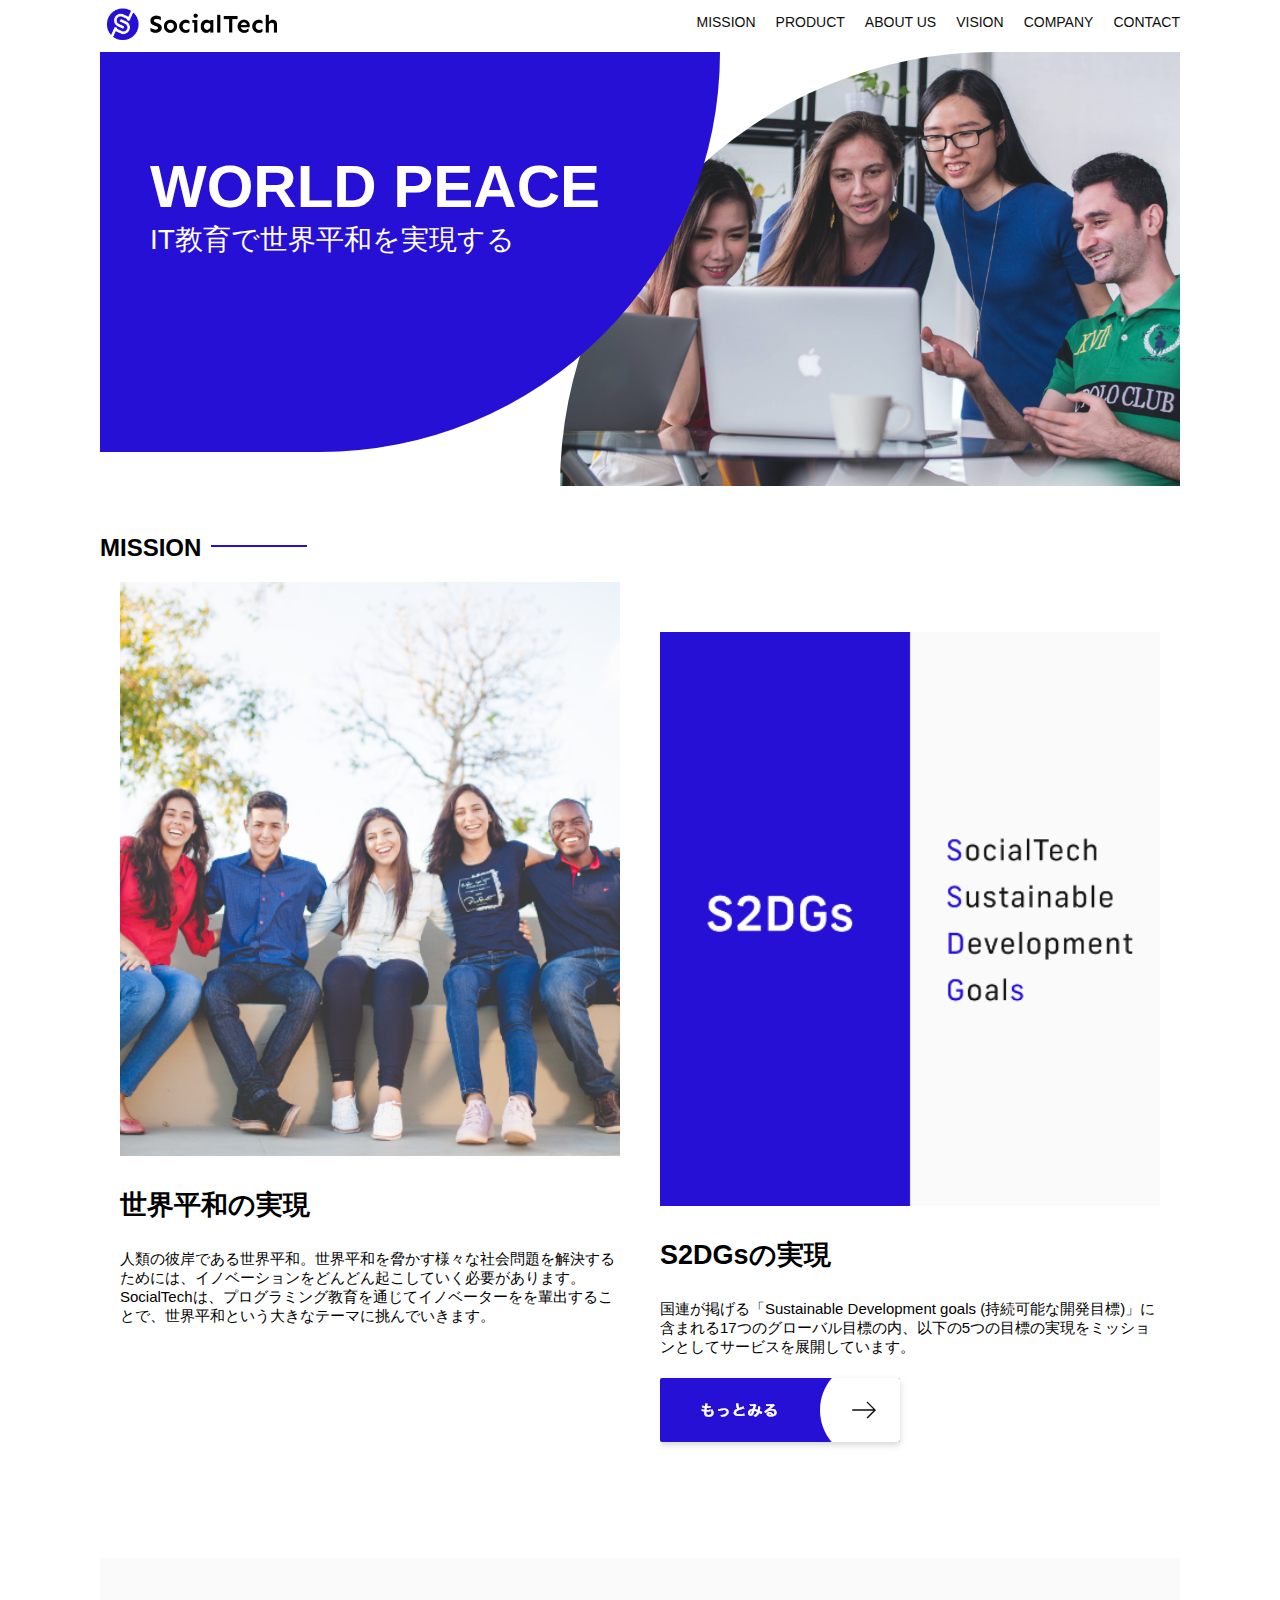
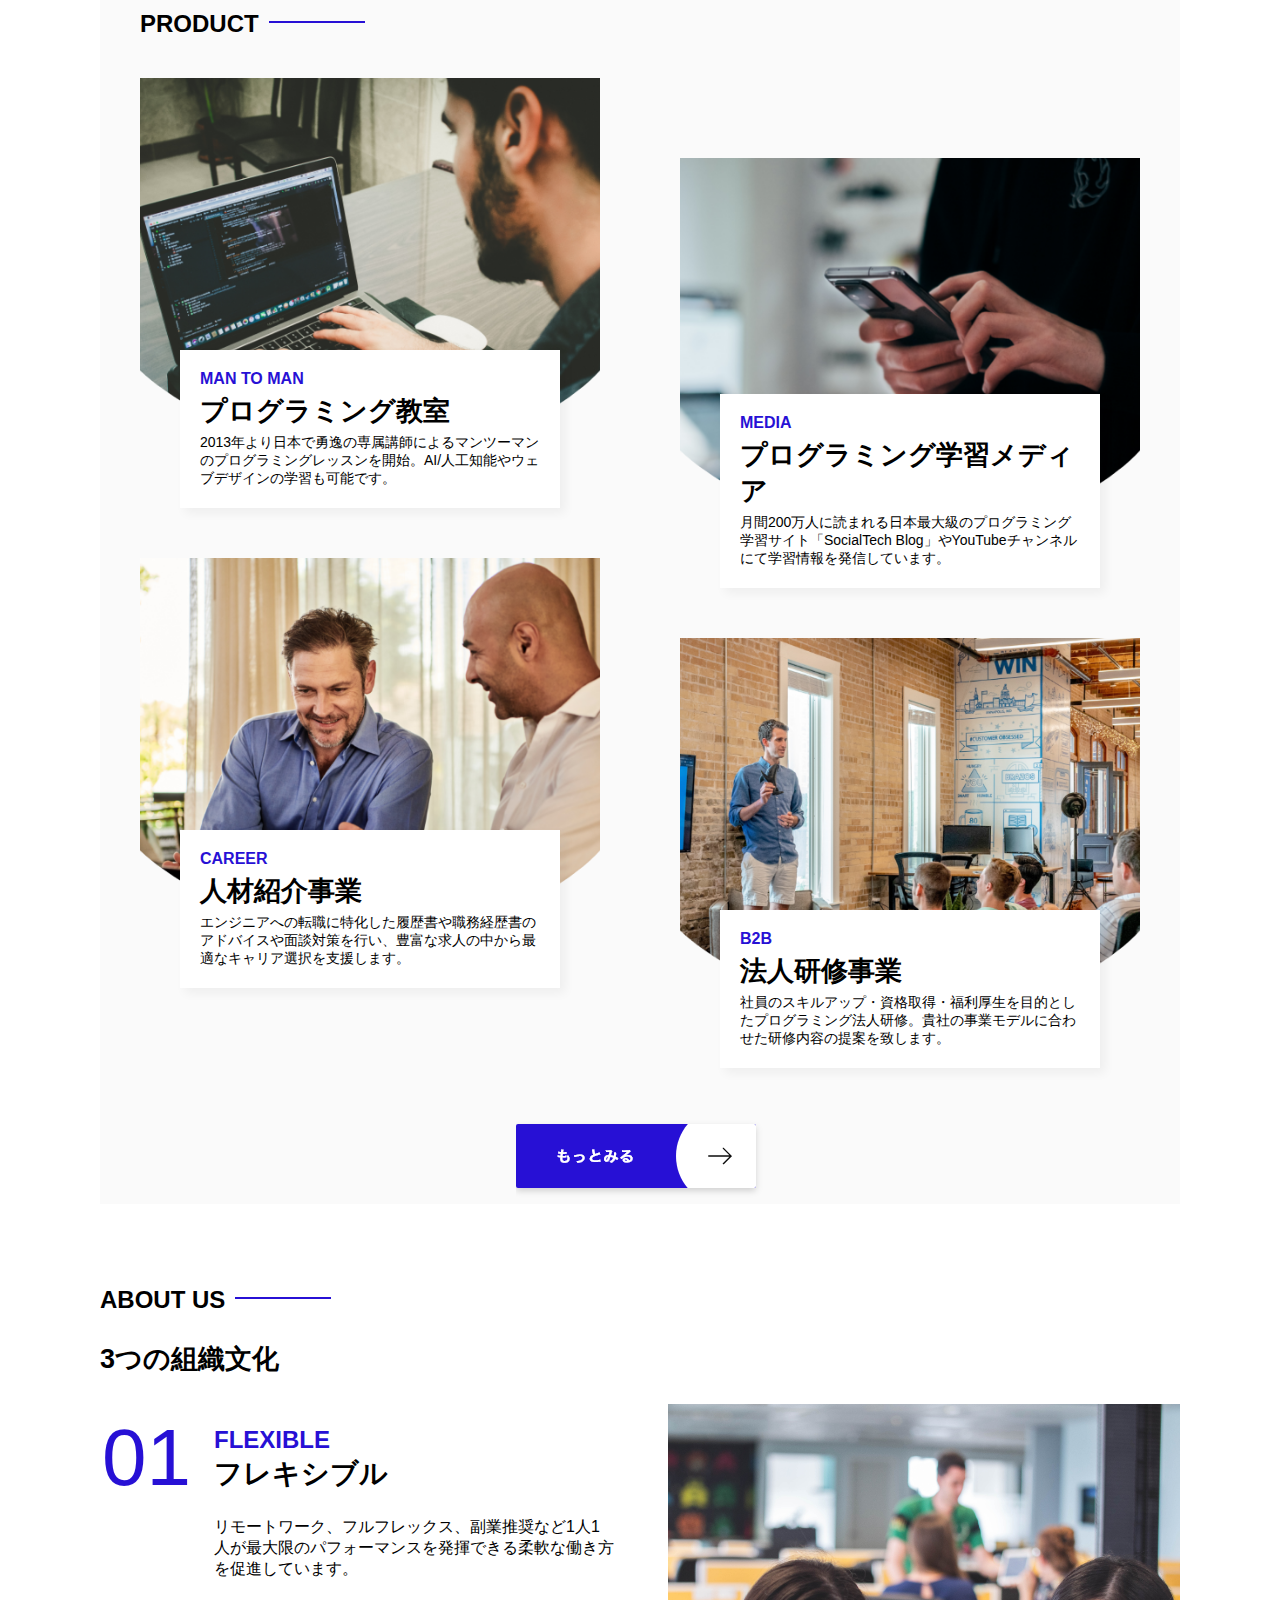
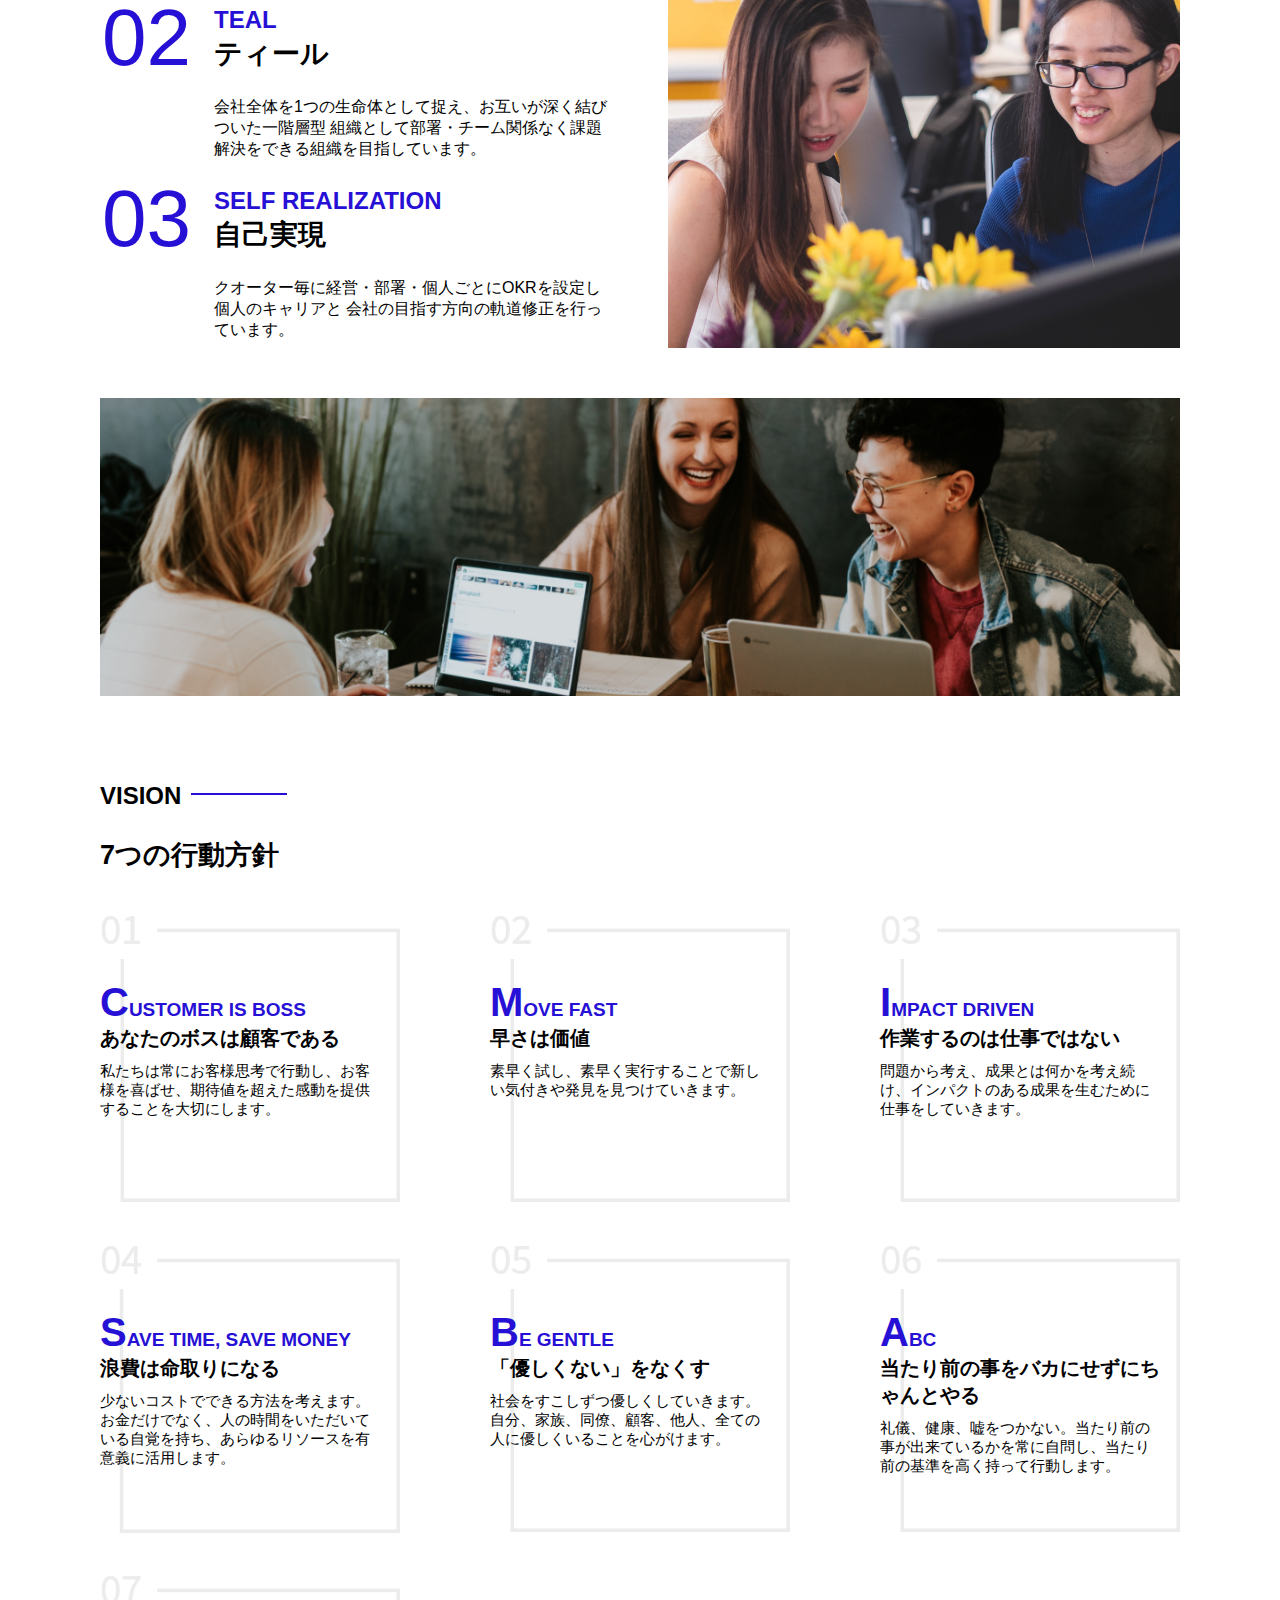
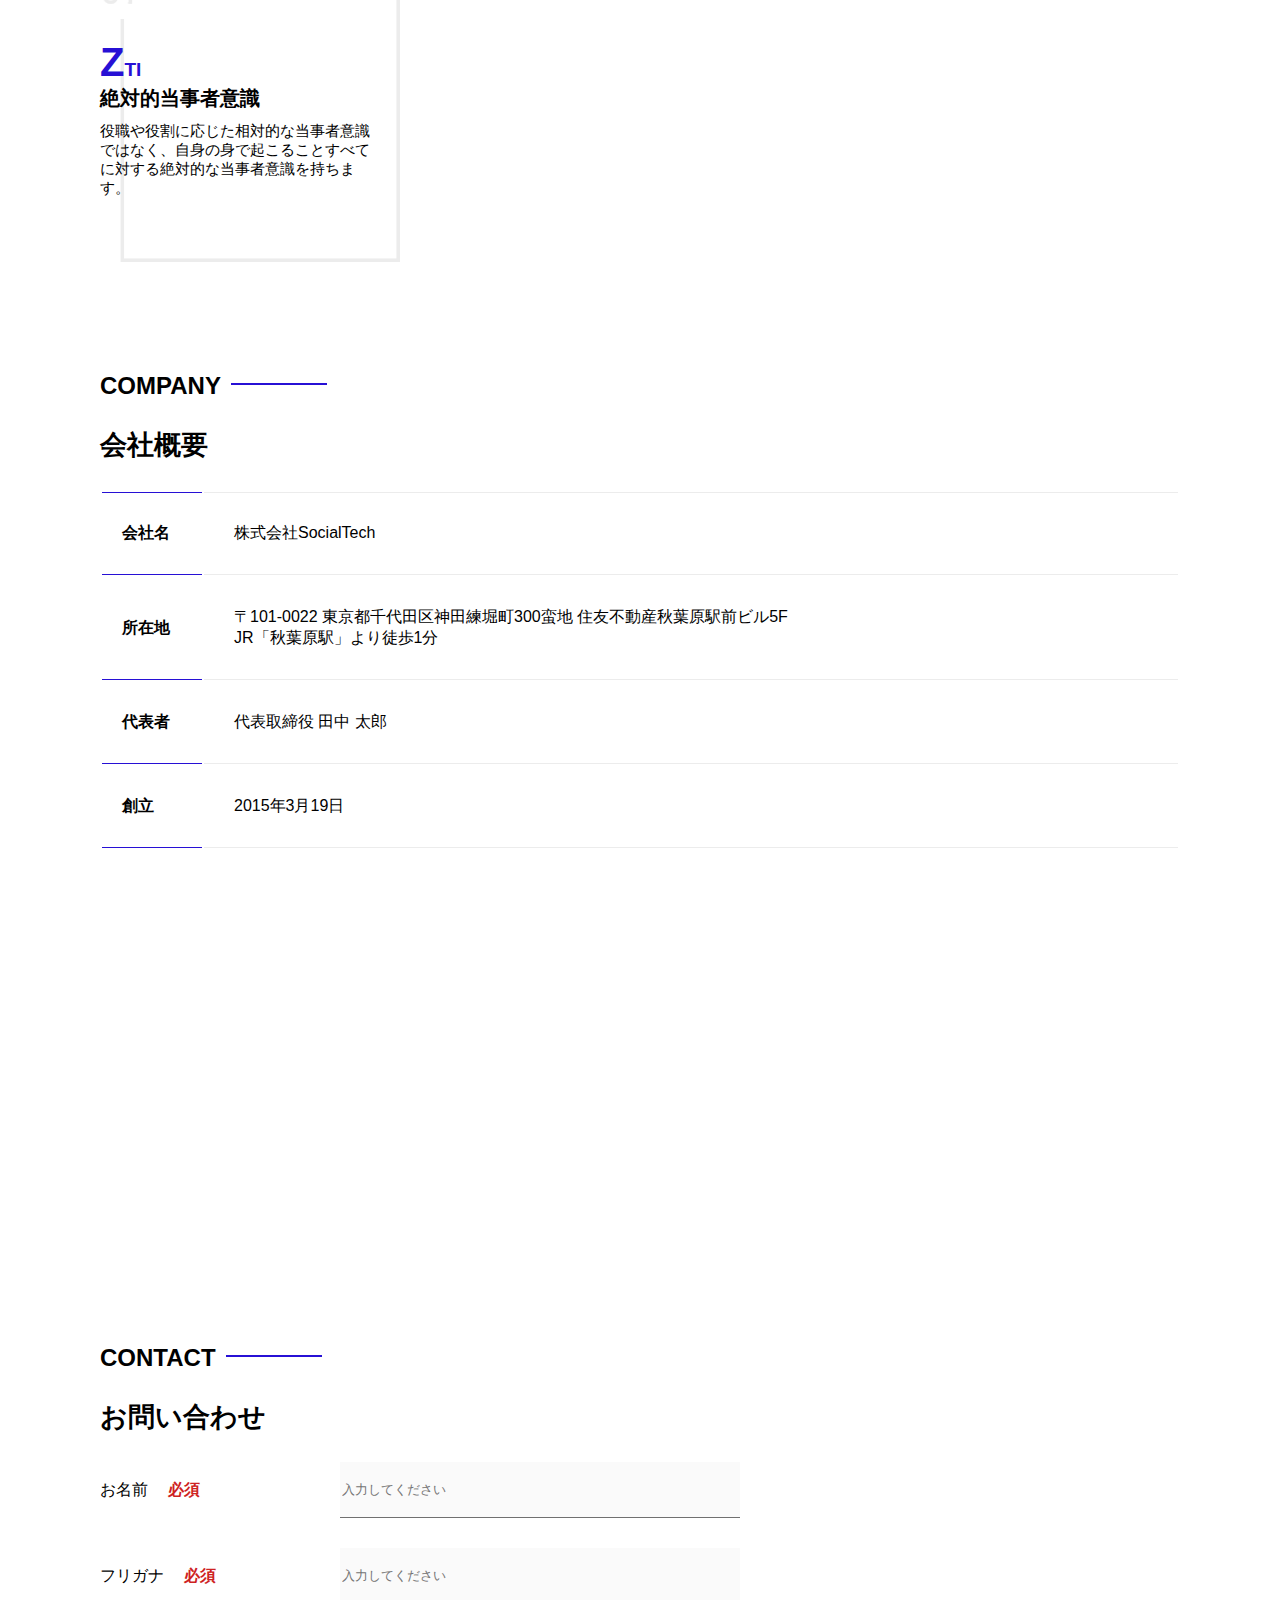
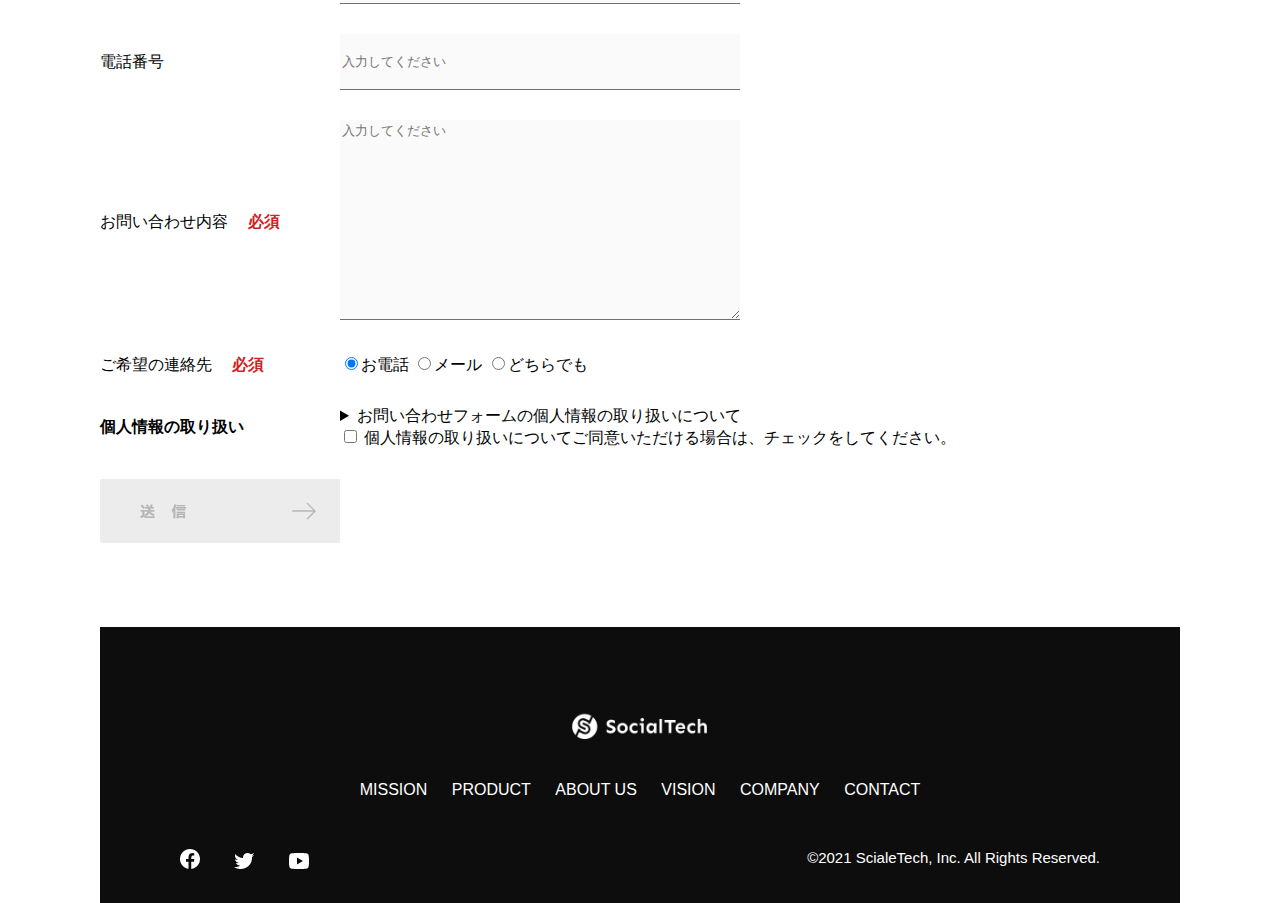
<file: kadai_tutorial_output/index.html>
<!DOCTYPE html>
<html>
  <head>
    <title>SocialTech</title>
    <meta charset="UTF-8">
    <meta name="description" content="SocialTechはEdTech業界のリーディングカンパニーを目指します。">
    <meta name="viewport" content="width=device-width,initial-scale=1.0">
    <link rel="stylesheet" href="style.css">
  </head>

  <body>
    <!-- ヘッダー -->
     <header>
      <!-- ロゴ -->
       <a href="index.html" id="logo">
        <img src="images/logo.png" alt="トップページに戻る">
      </a>

        <!-- PC用ナビゲーション -->
        <nav id="nav-pc">
         <ul>
          <li><a href="mission.html">MISSION</a></li>
          <li><a href="product.html">PRODUCT</a></li>
          <li><a href="index.html#aboutus">ABOUT US</a></li>
          <li><a href="index.html#vision">VISION</a></li>
          <li><a href="index.html#company">COMPANY</a></li>
          <li><a href="index.html#contact">CONTACT</a></li>
         </ul>
        </nav>

        <!-- スマホ用メニューボタン -->
         <button id="menu-sp" onclick="document.getElementById('nav-sp').style.display = 'block'">
          <img src="images/button-menu.png" alt="ナビゲーションを開く">
         </button>

         <!-- スマホ用ナビゲーション -->
          <div id="nav-sp">
            <button id="close" onclick="document.getElementById('nav-sp').sytle.display = 'none'">
              <img src="images/button-close.png" alt="ナビゲーションを閉じる">
            </button>

            <nav>
              <ul>
                <li>
                  <a id="logo-sp" href="index.html" onclick="document.getElementById('nav-sp').style.display = 'none'"><img src="images/logo-sp.png" alt="トップページに戻る"></a>
                </li>
                <li><a class="menu" href="mission.html" onclick="document.getElementById('nav-sp').style.display = 'none'">MISSION</a></li>
                <li><a class="menu" href="product.html" onclick="document.getElementById('nav-sp').style.display = 'none'">PRODUCT</a></li>
                <li><a class="menu" href="index.html#aboutus" onclick="document.getElementById('nav-sp').style.display = 'none'">ABOUT US</a></li>
                <li><a class="menu" href="index.html#vision" onclick="document.getElementById('nav-sp').style.diplay = 'none'">VISION</a></li>
                <li><a class="menu" href="index.html#company" onclick="document.getElementById('nav-sp').style.display = 'none'">COMPANY</a></li>
                <li><a class="menu" href="index.html#contact" onclick="document.getElementById('nav-sp').style.display = 'none'">CONTACT</a></li>
              </ul>
            </nav>
            <div id="sns">
              <a href="https://www.facebook.com/sejuku2013">
                <img src="images/button-facebook.png" alt="Facebookのリンク">
              </a>
              <a href="https://twitter.com/samuraijuku">
                <img src="images/button-twitter.png" alt="Teitterのリンク">
              </a>
              <a href="https://www.youtube.com/channel/UCCFOQO5aDK0xXam4cUQXT8g">
                <img src="images/button-youtube.png" alt="YouTubeのリンク">
              </a>
            </div>
          </div>
     </header>

     <main>
      <article>
        <!-- メインビジュアル -->
         <section id="main-visual">
          <div id="main-message">
            <h1>WORLD PEACE</h1>
            <p>IT教育で世界平和を実現する</p>
          </div>
          <img src="images/index/index-main.png" alt="PCのの周りに集まる多国籍の仲間たち">
         </section>
         
         <!-- ミッション -->
          <section id="mission">
            <h2 class="index-h2">MISSION</h2>
            <div id="mission-flex">
              <div>
                <img id="mission-photo" src="images/index/index-mission.png" alt="屋外のベンチで写真を撮影する多国籍の仲間たち">
                <h3>世界平和の実現</h3>
                <p>
                  人類の彼岸である世界平和。世界平和を脅かす様々な社会問題を解決するためには、イノベーションをどんどん起こしていく必要があります。SocialTechは、プログラミング教育を通じてイノベーターをを輩出することで、世界平和という大きなテーマに挑んでいきます。
                </p>
              </div>
              <div>
                <img id="s2dgs" src="images/index/s2dgs.png" alt="S2DGs">
                <h3>S2DGsの実現</h3>
                <p>国連が掲げる「Sustainable Development goals (持続可能な開発目標)」に含まれる17つのグローバル目標の内、以下の5つの目標の実現をミッションとしてサービスを展開しています。</p>
                <a href="mission.html">
                  <img src="images/button-more.png" alt="もっとみる">
                </a>
              </div>
            </div>
          </section>
          <!-- プロダクト -->
           <section id="product">
            <h2 class="index-h2">PRODUCT</h2>
            <div class="product-flex">
              <div id="product-left">
                <div>
                  <img class="product-photo" src="images/index/index-mantoman.png" alt="PCでコードを書く男性">
                  <div class="product-explain">
                    <span>MAN TO MAN</span>
                    <h3>プログラミング教室</h3>
                    <p>2013年より日本で勇逸の専属講師によるマンツーマンのプログラミングレッスンを開始。AI/人工知能やウェブデザインの学習も可能です。</p>
                  </div> 
                </div>
                <div>
                  <img class="product-photo" src="images/index/index-career.png" alt="笑顔で話し合う2人の男性">
                  <div class="product-explain">
                    <span>CAREER</span>
                    <h3>人材紹介事業</h3>
                    <p>エンジニアへの転職に特化した履歴書や職務経歴書のアドバイスや面談対策を行い、豊富な求人の中から最適なキャリア選択を支援します。</p>
                  </div>
                </div>
              </div>
              <div id="product-right">
              <div>
                <img class="product-photo" src="images/index/index-media.png" alt="スマートフォンを操作する人">
                <div class="product-explain">
                  <span>MEDIA</span>
                  <h3>プログラミング学習メディア</h3>
                  <p>月間200万人に読まれる日本最大級のプログラミング学習サイト「SocialTech Blog」やYouTubeチャンネルにて学習情報を発信しています。</p>
                </div>
              </div>
              <div>
                <img class="product-photo" src="images/index/index-b2b.png" alt="講義中の男性とそれを聞く人々">
                <div class="product-explain">
                  <span>B2B</span>
                  <h3>法人研修事業</h3>
                  <p>社員のスキルアップ・資格取得・福利厚生を目的としたプログラミング法人研修。貴社の事業モデルに合わせた研修内容の提案を致します。</p>
                </div>
              </div>
              </div>
            </div>
            <div id="product-more">
              <a href="product.html">
                <img src="images/button-more.png" alt="もっとみる">
              </a>
            </div>
           </section>
           <!--ABOUT US-->
          <section id="aboutus">
            <h2 class="index-h2">ABOUT US</h2>
            <h3>3つの組織文化</h3>
            <div>
              <table class="culture-table">
                <tr>
                  <td class="culture-num">01</td>
                  <th><span class="culture-en">FLEXIBLE</span><br>フレキシブル</th>
                </tr>
                <tr>
                  <td>
                    <!--空白のセル-->
                  </td>
                  <td class="culutr-description">リモートワーク、フルフレックス、副業推奨など1人1人が最大限のパフォーマンスを発揮できる柔軟な働き方を促進しています。</td>
                  </tr>
                  <tr>
                    <td class="culture-num">02</td>
                    <th><span class="culture-en">TEAL</span><br>ティール</th>
                  </tr>
                  <tr>
                    <td>
                      <!--空白のセル-->
                    </td>
                    <td class="culture-description">会社全体を1つの生命体として捉え、お互いが深く結びついた一階層型 組織として部署・チーム関係なく課題解決をできる組織を目指しています。</td>
                  </tr>
                  <tr>
                    <td class="culture-num">03</td>
                    <th><span class="culture-en">SELF REALIZATION</span><br>自己実現</th>
                  </tr>
                  <tr>
                    <td>
                      <!--空白のセル-->
                    </td>
                    <td class="culture-description">クオーター毎に経営・部署・個人ごとにOKRを設定し個人のキャリアと 会社の目指す方向の軌道修正を行っています。</td>
                  </tr>
              </table>
              <img class="culture-img" src="images/index/index-aboutus1.png" alt="笑顔で話し合う2人の女性">
            </div>
            <img class="culture-img2" src="images/index/index-aboutus2.png" alt="笑顔で話し合う3人の男女">
          </section>
          <!-- VISION -->
           <section id="vision">
            <h2 class="index-h2">VISION</h2>
            <h3>7つの行動方針</h3>
            <div>
              <div class="vision-box">
                <img src="images/index/vision-01.png" alt="01">
                <div>
                  <h4>CUSTOMER IS BOSS</h4>
                  <h5>あなたのボスは顧客である</h5>
                  <p>私たちは常にお客様思考で行動し、お客様を喜ばせ、期待値を超えた感動を提供することを大切にします。</p>
                </div>
              </div>
              <div class="vision-box">
                <img src="images/index/vision-02.png" alt="02">
                <div>
                  <h4>MOVE FAST</h4>
                  <h5>早さは価値</h5>
                  <p>素早く試し、素早く実行することで新しい気付きや発見を見つけていきます。</p>
                </div>
              </div>
              <div class="vision-box">
                <img src="images/index/vision-03.png" alt="03">
                <div>
                  <h4>IMPACT DRIVEN</h4>
                  <h5>作業するのは仕事ではない</h5>
                  <p>問題から考え、成果とは何かを考え続け、インパクトのある成果を生むために仕事をしていきます。</p>
                </div>
              </div>
              <div class="vision-box">
                <img src="images/index//vision-04.png" alt="04">
                <div>
                  <h4>SAVE TIME, SAVE MONEY</h4>
                  <h5>浪費は命取りになる</h5>
                  <p>少ないコストでできる方法を考えます。お金だけでなく、人の時間をいただいている自覚を持ち、あらゆるリソースを有意義に活用します。</p>
                </div>
              </div>
              <div class="vision-box">
                <img src="images/index/vision-05.png" alt="05">
                <div>
                  <h4>BE GENTLE</h4>
                  <h5>「優しくない」をなくす</h5>
                  <p>社会をすこしずつ優しくしていきます。自分、家族、同僚、顧客、他人、全ての人に優しくいることを心がけます。</p>
                </div>
              </div>
              <div class="vision-box">
                <img src="images/index/vision-06.png" alt="06">
                <div>
                  <h4>ABC</h4>
                  <h5>当たり前の事をバカにせずにちゃんとやる</h5>
                  <p>礼儀、健康、嘘をつかない。当たり前の事が出来ているかを常に自問し、当たり前の基準を高く持って行動します。</p>
                </div>
              </div>
              <div class="vision-box">
                <img src="images/index/vision-07.png" alt="07">
                <div>
                  <h4>ZTI</h4>
                  <h5>絶対的当事者意識</h5>
                  <p>役職や役割に応じた相対的な当事者意識ではなく、自身の身で起こることすべてに対する絶対的な当事者意識を持ちます。</p>
                </div>
              </div>
            </div>
           </section>
           <!-- COMPANY -->
            <section id="company">
              <h2 class="index-h2">COMPANY</h2>
              <h3>会社概要</h3>
              <table id="company-table">
                <tr>
                  <th class="tableheader tableheader-first">会社名</th>
                  <td class="cell cell-first">株式会社SocialTech</td>
                </tr>
                <tr>
                  <th class="tableheader">所在地</th>
                  <td class="cell">〒101-0022 東京都千代田区神田練堀町300蛮地 住友不動産秋葉原駅前ビル5F<br>JR「秋葉原駅」より徒歩1分</td>
                </tr>
                <tr>
                  <th class="tableheader">代表者</th>
                  <td class="cell">代表取締役 田中 太郎</td>
                </tr>
                <tr>
                  <th class="tableheader">創立</th>
                  <td class="cell">2015年3月19日</td>
                </tr>
              </table>
              <iframe src="https://www.google.com/maps/embed?pb=!1m18!1m12!1m3!1d3240.0688551336807!2d139.7720776771055!3d35.69992317258124!2m3!1f0!2f0!3f0!3m2!1i1024!2i768!4f13.1!3m3!1m2!1s0x60188fee13660e23%3A0x77137876edf742ac!2z5L2P5Y-L5LiN5YuV55Sj56eL6JGJ5Y6f6aeF5YmN44OT44Or!5e0!3m2!1sja!2sjp!4v1704858013291!5m2!1sja!2sjp" style="border: 0" allowfullscreen="" loading="lazy"></iframe>              
            </section>
            <!-- お問い合わせフォーム -->
             <section id="contact">
              <h2 class="index-h2">CONTACT</h2>
              <h3>お問い合わせ</h3>
              <form>
                <div>
                  <div class="contact-heading">
                    <lable class="contact-lable">お名前<span class="contact-span">必須</span></lable>
                  </div>
                  <div>
                    <input type="text" name="name" placeholder="入力してください" class="contact-textbox">
                  </div>
                </div>
                <div>
                  <div class="contact-heading">
                    <lable class="contact-lable">フリガナ<span class="contact-span">必須</span></lable>
                  </div>
                  <div>
                    <input type="text" name="hurigana" placeholder="入力してください" class="contact-textbox">
                  </div>
                </div>
                <div>
                  <div class="contact-heading">
                    <lable class="contact-lable">電話番号</lable>
                  </div>
                  <div>
                    <input type="text" name="tel" placeholder="入力してください" class="contact-textbox">
                  </div>
                </div>
                <div>
                  <div class="contact-heading">
                    <lable class="contact-lable">お問い合わせ内容<span class="contact-span">必須</span></lable>
                  </div>
                  <div>
                    <textarea class="contact-textarea" placeholder="入力してください" name="message"></textarea>
                  </div>
                </div>
                <div>
                  <div class="contact-heading">
                    <lable class="contact-lable">ご希望の連絡先<span class="contact-span">必須</span></lable>
                  </div>
                  <div>
                    <input class="radiobutton" type="radio" value="tel" name="contact" checked><lable>お電話</lable>
                    <input class="radiobutton" type="radio" value="mail" name="contact"><label>メール</label>
                    <input class="radiobutton" type="radio" value="both" name="contact"><label>どちらでも</label>
                  </div>
                </div>
                <div>
                  <div class="contact-heading">
                    <label class="contact-label">個人情報の取り扱い</label>
                  </div>
                  <div>
                    <details>
                      <summary>お問い合わせフォームの個人情報の取り扱いについて</summary>
                      <div>
                        <dl>
                          <dt>１．組織の名称又は氏名</dt>
                          <dd>株式会社SocialTech</dd>
                          <dt>２．個人情報保護管理者（若しくはその代理人）の氏名又は職名、所属及び連絡先</dt>
                          <dd>
                            <p>鈴木 一郎 コーポレート部</p>
                            <p>メールアドレス：samurai@example.com</p>
                            <p>TEL：03-1234-5678</p>
                          </dd>
                          <dt>３．個人情報の利用目的</dt>
                          <dd>
                            <ul>
                              <li>本サービス及び本サービスに関連する情報の提供又はそれらに関する連絡のため</li>
                              <li>ユーザーの本人確認のため</li>
                              <li>当社サービスのご案内のため</li>
                              <li>当社の商品等の広告または宣伝（電子メールによるものを含むものとします。）</li>
                            </ul>
                          </dd>
                          <dt>４．個人情報の取り扱い業務の委託</dt>
                          <dd>個人情報の取扱業務の全部または一部を外部に業務委託する場合があります。その際、弊社は、個人情報を適切に保護できる管理体制を敷き実行していることを条件として委託先を厳選したうえで、機密保持契約を委託先と締結し、お客様の個人情報を厳密に管理させます。</dd>
                          <dt>５．個人情報の開示等の請求</dt>
                          <dd>
                            お客様は、弊社に対してご自身の個人情報の開示等（利用目的の通知、開示、内容の訂正・追加・削除、利用の停止または消去、第三者への提供の停止）に関して、当社問合わせ窓口に申し出ることができます。<br>
                            その際、弊社はお客様ご本人を確認させていただいたうえで、合理的な期間内に対応いたします。<br>
                            なお、個人情報に関する弊社問合わせ先は、次の通りです。
                          </dd>
                          <dd>
                            <p>株式会社SocialTech　個人情報問合せ窓口</p>
                            <p>〒150-0043　東京都千代田区神田練塀町300番地 住友不動産秋葉原駅前ビル5F</p>
                            <p>メールアドレス：samurai@example.com　TEL：03-1234-5678</p>
                          </dd>
    
                          <dt>６．個人情報を提供されることの任意性について</dt>
                          <dd>お客様がご自身の個人情報を弊社に提供されるか否かは、お客様のご判断によりますが、もしご提供されない場合には、適切なサービスが提供できない場合がありますので予めご了承ください。</dd>
                        </dl>
                      </div>
                    </details>
                    <input type="checkbox" name="agree">
                    <span>個人情報の取り扱いについてご同意いただける場合は、チェックをしてください。</span>
                  </div>
                </div>
                <input type="image" src="images/button-submit.png" alt="送信する">
              </form>
             </section>
          </article>
     </main>
     
     <footer>
      <div id="footer-logo">
        <img src="images/logo-sp.png" alt="SocialTech">
      </div>
      <div id="footer-link">
        <a href="mission.html">MISSION</a>
        <a href="product.html">PRODUCT</a>
        <a href="index.html3aboutus">ABOUT US</a>
        <a href="index/html#vision">VISION</a>
        <a href="index.html#company">COMPANY</a>
        <a href="index.html#contact">CONTACT</a>
      </div>
      <div id="sns-footer">
        <div class="sns-btns">
          <a href="https://www.facebook.com/sejuku2013"><img src="images/button-facebook.png" alt="Facebookのリンク"></a>
          <a href="https://twitter.com/samuraijuku"><img src="images/button-twitter.png" alt="Teitterのリンク"></a>
          <a href="https://www.youtube.com/channel/UCCFOQO5aDK0xXam4cUQXT8g"><img src="images/button-youtube.png" alt="YouTubeのリンク"></a>
        </div>
        <p id="copyright">&copy;2021 ScialeTech, Inc. All Rights Reserved.</p>
      </div>
     </footer>
  </body>
  
</html>
</file>
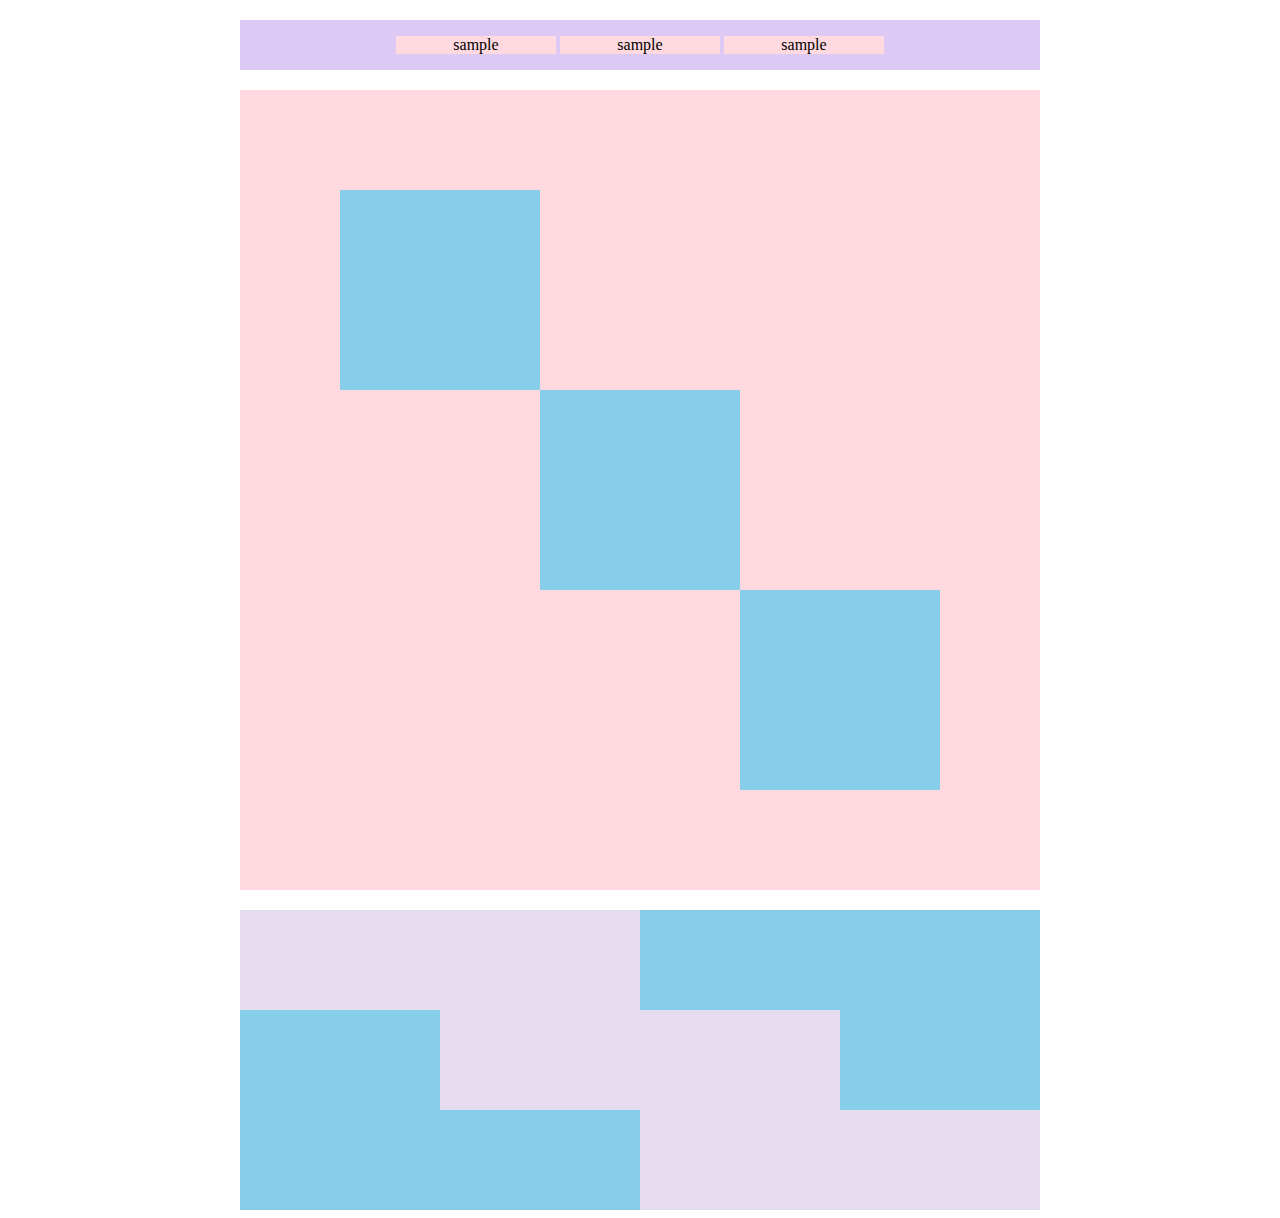
<file: kadai_018/kadai_018.html>
<!DOCTYPE html>
<html>
<head>
  <meta charset="UTF-8">
  <link rel="stylesheet" href="style.css">
  <meta name="description" content="このページは18章の課題です。">
  <title>18章課題</title>
</head>
<body>
  <div id="top">
    <p class="top-child">sample</p>
    <p class="top-child">sample</p>
    <p class="top-child">sample</p>
  </div>
  <div id="middle">
    <div id="middle-child01"></div>
    <div id="middle-child02"></div>
    <div id="middle-child03"></div>
  </div>
  <div id="bottom">
    <div id="bottom-child01"></div>
    <div id="bottom-child02"></div>
    <div id="bottom-child03"></div>
  </div>
</body>
</html>
</file>
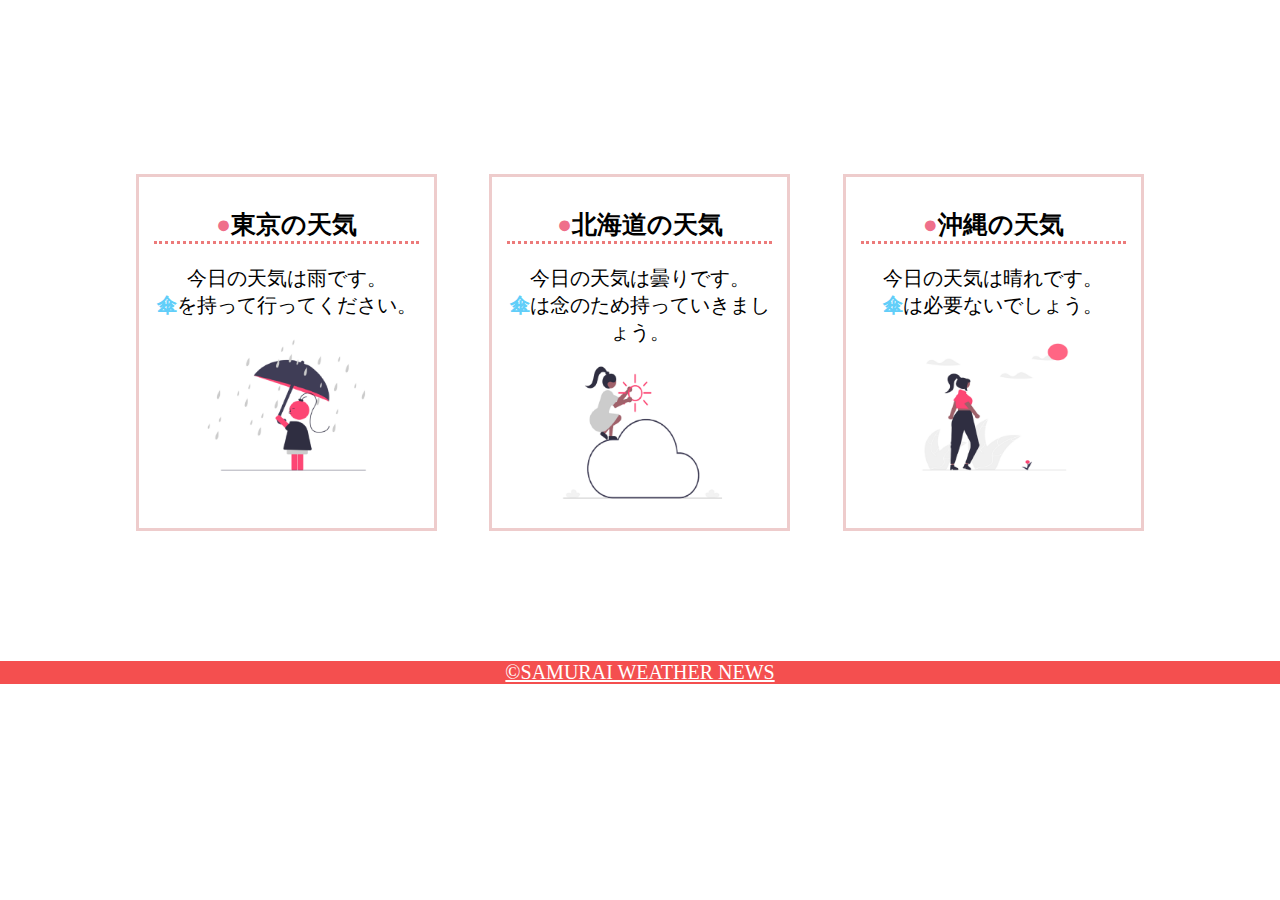
<file: kadai_022/kadai_022.html>
<!DOCTYPE html>
<html>
  <head>
    <meta charset="UTF-8">
    <meta name="viewport" content="width=device-width, initial-scale=1.0">
    <link rel="stylesheet" href="style.css">
    <meta name="description" content="このページは22章の課題です。">
    <title>22章課題</title>
  </head>
  <body>

    <header>
      <h1>今日の天気予報</h1>
    </header>

    <main>

      <div id="parent">
        <div class="contents">
          <h2>東京の天気</h2>
          <p>今日の天気は雨です。</p>
          <p>傘を持って行ってください。</p>
          <img src="images/rainy.png" alt="雨">
        </div>

        <div class="contents">
          <h2>北海道の天気</h2>
          <p>今日の天気は曇りです。</p>
          <p>傘は念のため持っていきましょう。</p>
          <img src="images/cloudy.png" alt="曇り">
        </div>

        <div class="contents">
          <h2>沖縄の天気</h2>
          <p>今日の天気は晴れです。</p>
          <p>傘は必要ないでしょう。</p>
          <img src="images/sunny.png" alt="晴れ">
        </div>

      </div>

    </main>

    <footer>
      <a href="https://www.sejuku.net/corp/">&copy;SAMURAI WEATHER NEWS</a>
    </footer>
    
  </body>
</html>
</file>
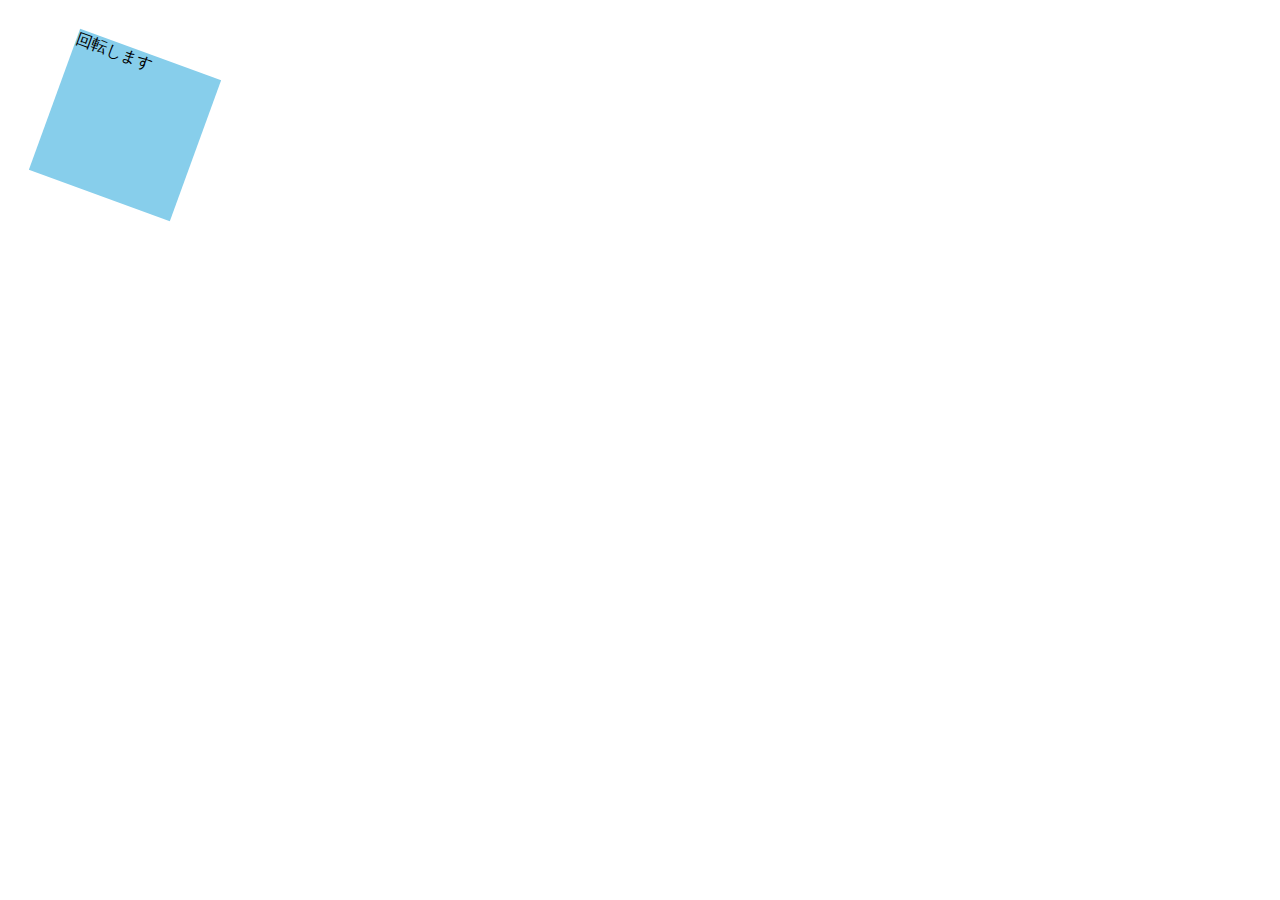
<file: kadai_mdn_css/mdn.html>
<!DOCTYPE html>
<html>

<head>
  <style>
    div {
      position: absolute;
      left: 50px;
      top: 50px;
      width: 150px;
      height: 150px;
      background-color: skyblue;
      transform: rotate(20deg);
    }
  </style>
</head>

<body>
  <div>
    回転します
  </div>

</body>

</html>
</file>
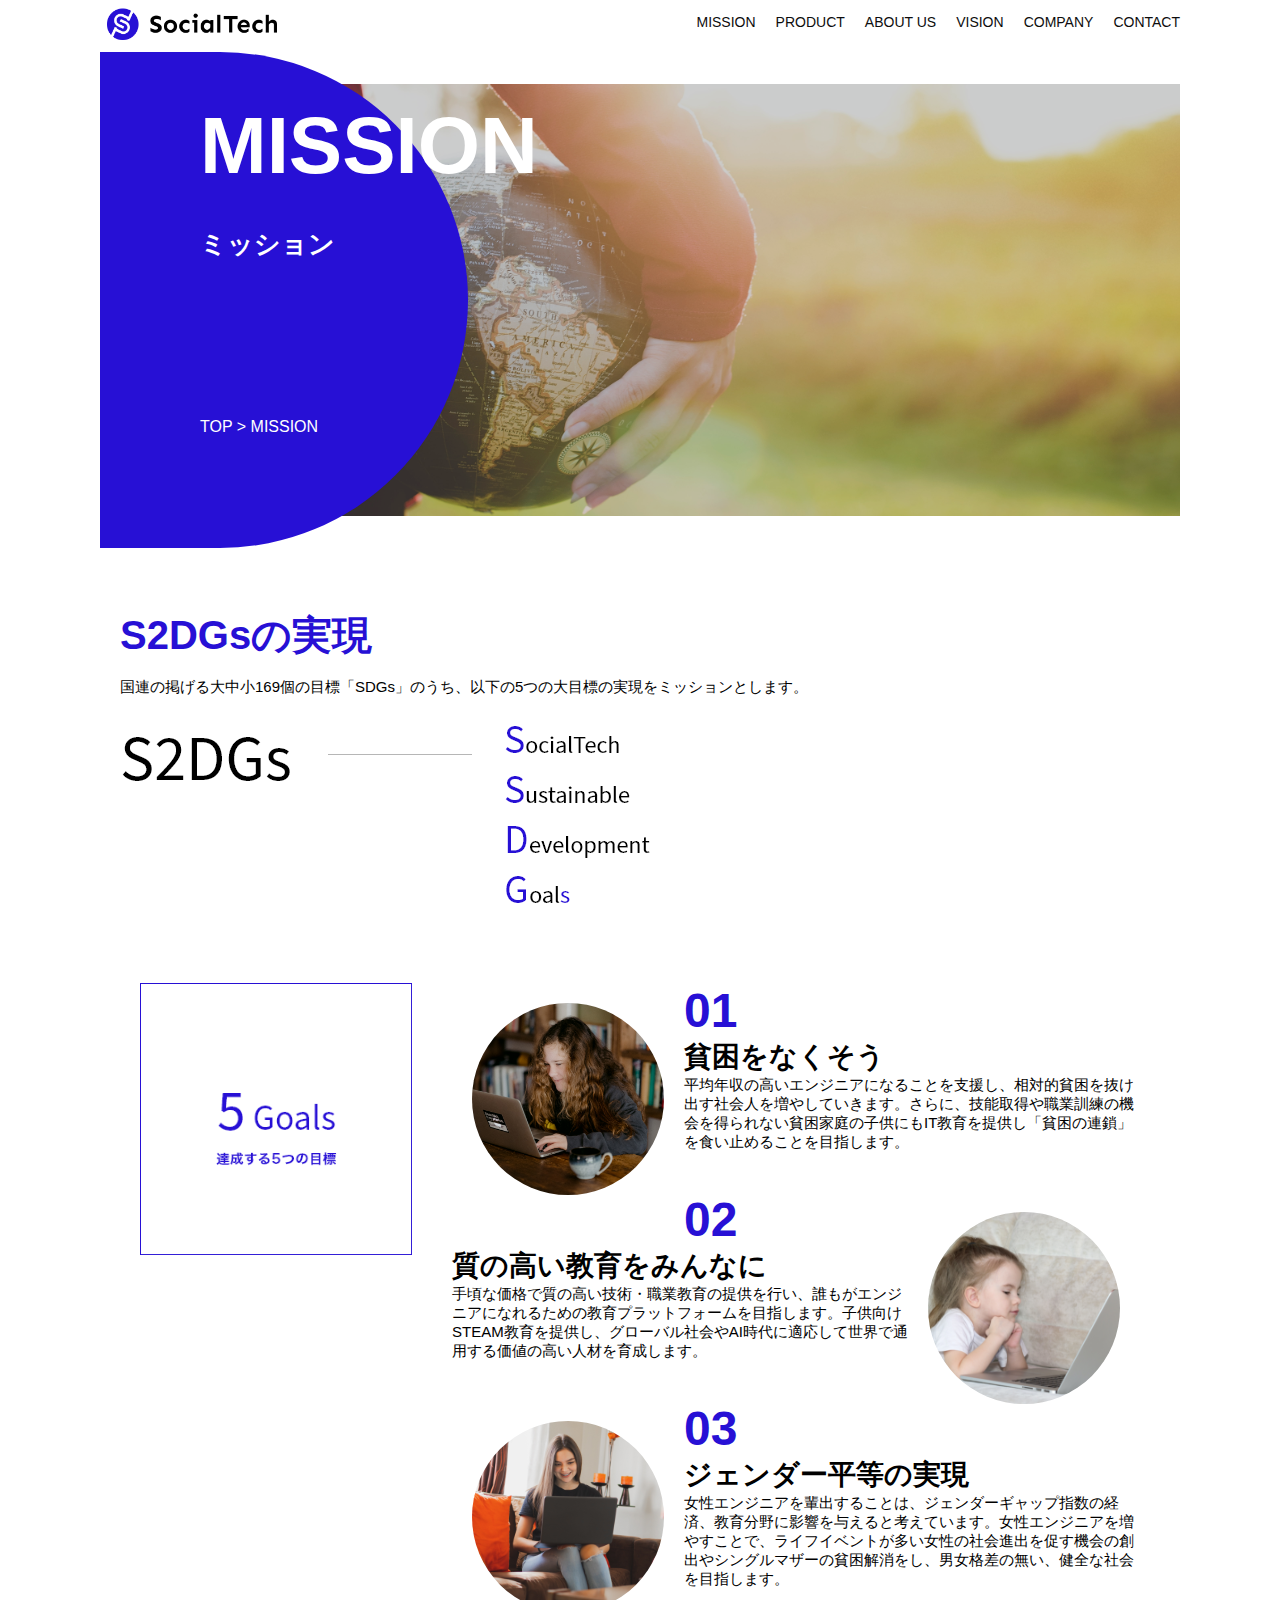
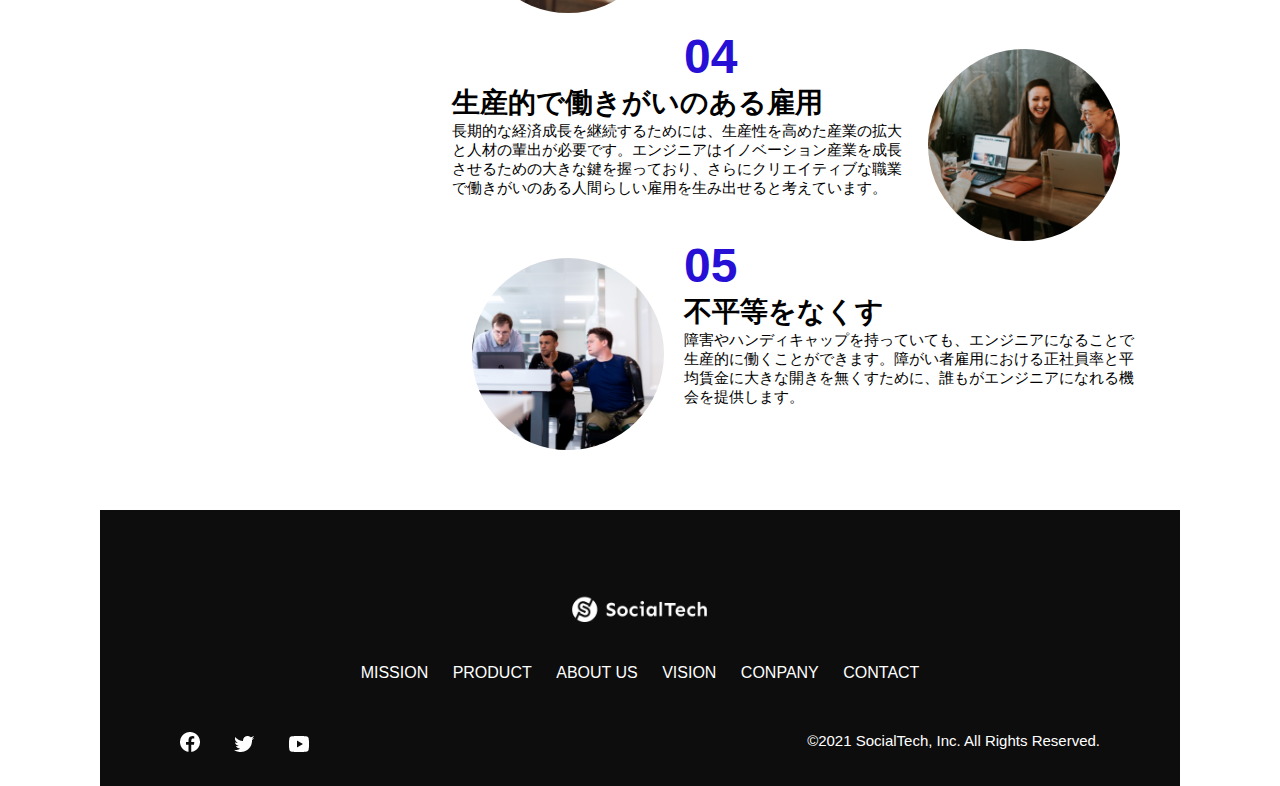
<file: kadai_tutorial_output/mission.html>
<!DOCTYPE html>
<html>
  <head>
    <title>SocialTech - MISSION ミッション -</title>
    <meta charset="utf-8">
    <meta name="description" content="SocialTechが目指す5つの目標（S2DGs）を紹介します">
    <meta name="viewport" content="width=device-width, initial-scale=1.0">
    <link rel="stylesheet" href="style.css">
  </head>

  <body>
    <!-- ヘッダー -->
     <header>
      <!-- ロゴ -->
       <a href="index.html" id="logo">
        <img src="images/logo.png" alt="トップページに戻る">
       </a>

       <!-- PC用ナビゲーション -->
        <nav id="nav-pc">
          <ul>
            <li><a href="mission.html">MISSION</a></li>
            <li><a href="product.html">PRODUCT</a></li>
            <li><a href="index.html#aboutus">ABOUT US</a></li>
            <li><a href="index.html#vision">VISION</a></li>
            <li><a href="index.html#company">COMPANY</a></li>
            <li><a href="index.html#contact">CONTACT</a></li>
          </ul>
        </nav>

        <!-- スマホ用メニューボタン -->
         <button id="menu-sp" onclick="document.getElementById('nav-sp').style.display = 'block'">
          <img src="images/button-menu.png" alt="ナビゲーションを開く">
         </button>

         <!-- スマホ用ナビゲーション -->
          <div id="nav-sp">
            <button id="close" onclick="document.getElementById('nav-sp').style.display = 'none'">
              <img src="images/button-close.png" alt="ナビゲーションを閉じる">
            </button>

            <nav>
              <ul>
                <li>
                  <a id="logo-sp" href="index.html" onclick="document.getElementById('nav-sp').style.display = 'none'"><img src="images/logo-sp.png" alt="トップページに戻る"></a>
                </li>
                <li><a class="menu" href="mission.html" onclick="document.getElementById('nav-sp').style.display = 'none'">MISSION</a></li>
                <li><a class="menu" href="product.html" onclick="document.getElementById('nav-sp').style.display = 'none'">PRODUCT</a></li>
                <li><a class="menu" href="index.html#aboutus" onclick="document.getElementById('nav-sp').style.display = 'none'">ABOUT US</a></li>
                <li><a class="menu" href="index.html#vision" onclick="document.getElementById('nav-sp').style.display = 'none'">VISION</a></li>
                <li><a class="menu" href="index.html#company" onclick="document.getElementById('nav-sp').style.display = 'none'">COMPANY</a></li>
                <li><a class="menu" href="index.html#contact" onclick="document.getElementById('nav-sp').style.display = 'none'">CONTACT</a></li>
              </ul>
            </nav>
            <div id="sns">
              <a href="https://www.facebook.com/sejuku2013">
                <img src="images/button-facebook.png" alt="Facebookのリンク">
              </a>
              <a href="https://twitter.com/samuraijuku">
                <img src="images/button-twitter.png" alt="Twitterのリンク">
              </a>
              <a href="https://www.youtube.com/channel/UCCFOQO%aDK0xXam4cUQXT8g">
                <img src="images/button-youtube.png" alt="YouTubeのリンク">
              </a>
            </div>
          </div>
     </header>

     <main>
      <article>
        <section id="mission-main">
          <div class="mission-main-inner">
            <div id="mission-title">
              <h1>MISSION<br><span>ミッション</span></h1>
              <P>TOP > MISSION</P>
            </div>
          </div>
        </section>

        <section id="mission-s2dgs">
          <h2 class="mission-h2">S2DGsの実現</h2>
          <p>国連の掲げる大中小169個の目標「SDGs」のうち、以下の5つの大目標の実現をミッションとします。</p>
          <img src="images/mission/mission-s2dgs.png" alt="S2DGs">
        </section>

        <section id="mission-five-goals">
          <div class="five-goals-image">
            <img src="images/mission/mission-5goals.png" alt="5Goals">
          </div>
          <div class="five-goals-read">
            <div>
              <img class="fivegoals-image-left" src="images/mission/mission-5goals01.png" alt="PCを操作する女の子">
              <span class="fivegoals-number">01</span>
              <h3 class="fivegoals-h3">貧困をなくそう</h3>
              <p class="fivegoals-p">平均年収の高いエンジニアになることを支援し、相対的貧困を抜け出す社会人を増やしていきます。さらに、技能取得や職業訓練の機会を得られない貧困家庭の子供にもIT教育を提供し「貧困の連鎖」を食い止めることを目指します。</p>
            </div>
            <div>
              <img class="fivegoals-image-right" src="images/mission/mission-5goals02.png" alt="PCを見つめる小さい女の子">
              <span class="fivegoals-number">02</span>
              <h3 class="fivegoals-h3">質の高い教育をみんなに</h3>
              <p class="fivegoals-p">手頃な価格で質の高い技術・職業教育の提供を行い、誰もがエンジニアになれるための教育プラットフォームを目指します。子供向けSTEAM教育を提供し、グローバル社会やAI時代に適応して世界で通用する価値の高い人材を育成します。</p>
            </div>
            <div>
              <img class="fivegoals-image-left" src="images/mission/mission-5goals03.png" alt="PCを操作する女性">

              <span class="fivegoals-number">03</span>
              <h3 class="fivegoals-h3">ジェンダー平等の実現</h3>
              <p class="fivegoals-p">女性エンジニアを輩出することは、ジェンダーギャップ指数の経済、教育分野に影響を与えると考えています。女性エンジニアを増やすことで、ライフイベントが多い女性の社会進出を促す機会の創出やシングルマザーの貧困解消をし、男女格差の無い、健全な社会を目指します。</p>
            </div>
            <div>
              <img class="fivegoals-image-right" src="images/mission/mission-5goals04.png" alt="笑顔で話し合う3人の男女">
              <span class="fivegoals-number">04</span>
              <h3 class="fivegoals-h3">生産的で働きがいのある雇用</h3>
              <p class="fivegoals-p">長期的な経済成長を継続するためには、生産性を高めた産業の拡大と人材の輩出が必要です。エンジニアはイノベーション産業を成長させるための大きな鍵を握っており、さらにクリエイティブな職業で働きがいのある人間らしい雇用を生み出せると考えています。</p>
            </div>
            <div>
              <img class="fivegoals-image-left" src="images/mission/mission-5goals05.png" alt="障害を持つ男性が生き生きと働く様子">
              <span class="fivegoals-number">05</span>
              <h3 class="fivegoals-h3">不平等をなくす</h3>
              <p class="fivegoals-p">障害やハンディキャップを持っていても、エンジニアになることで生産的に働くことができます。障がい者雇用における正社員率と平均賃金に大きな開きを無くすために、誰もがエンジニアになれる機会を提供します。</p>
            </div>
          </div>
          </section>
      </article>
     </main>

     <footer>
      <div id="footer-logo">
        <img src="images/logo-sp.png" alt="SocialTech">
      </div>
      <div id="footer-link">
        <a href="mission.html">MISSION</a>
        <a href="product.html">PRODUCT</a>
        <a href="index.html#aboutus">ABOUT US</a>
        <a href="index.html#vision">VISION</a>
        <a href="index.html#company">CONPANY</a>
        <a href="index.html#contact">CONTACT</a>
      </div>
      <div id="sns-footer">
        <div class="sns-btns">
          <a href="https://www.facebook.com/sejuku2013"><img src="images/button-facebook.png" alt="Facebookのリンク"></a>
          <a href="https://twitter.com/samuraijuku"><img src="images/button-twitter.png" alt="Twitterのリンク"></a>
          <a href="https://www.youtube.com/channel/UCCFOQO5aDK0xXam4cUQXT8g"><img src="images/button-youtube.png" alt="YouTubeのリンク"></a>
        </div>
        <p id="copyright">&copy;2021 SocialTech, Inc. All Rights Reserved.</p>
      </div>
     </footer>

  </body>
</html>
</file>
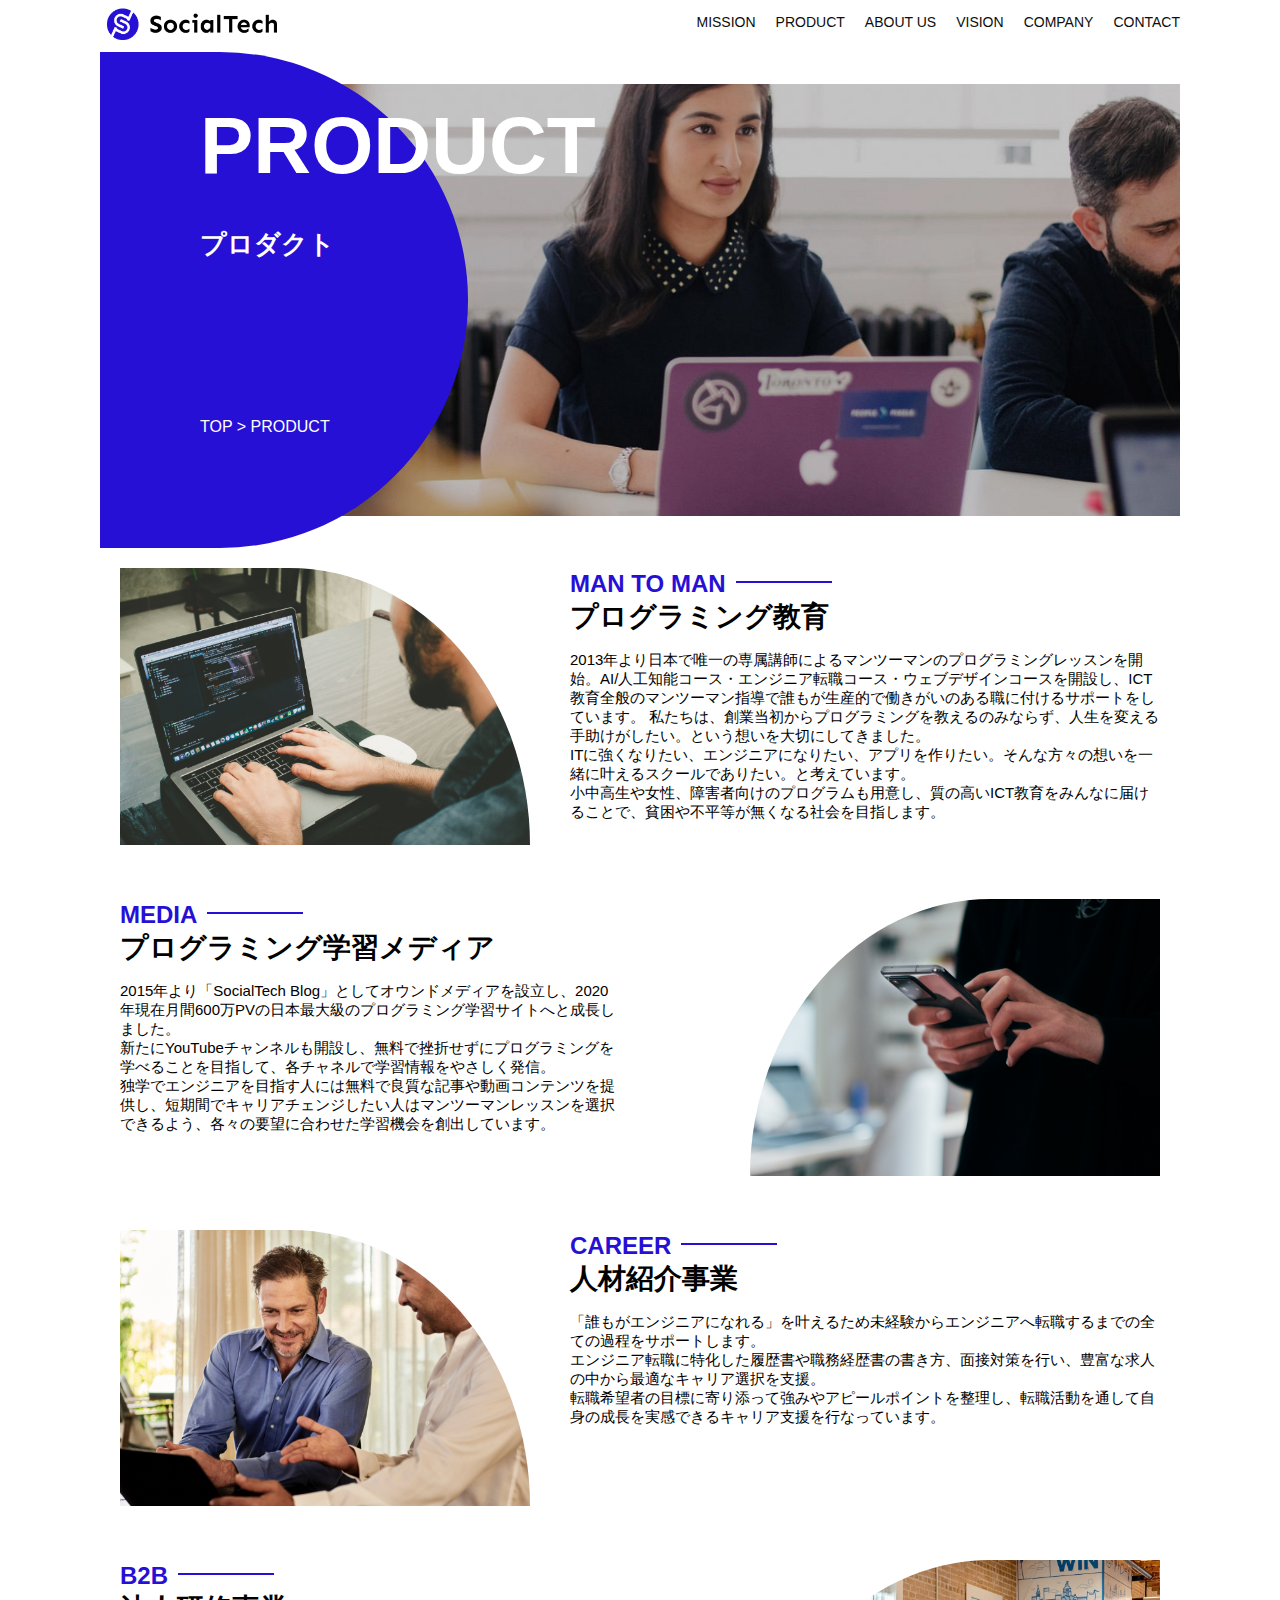
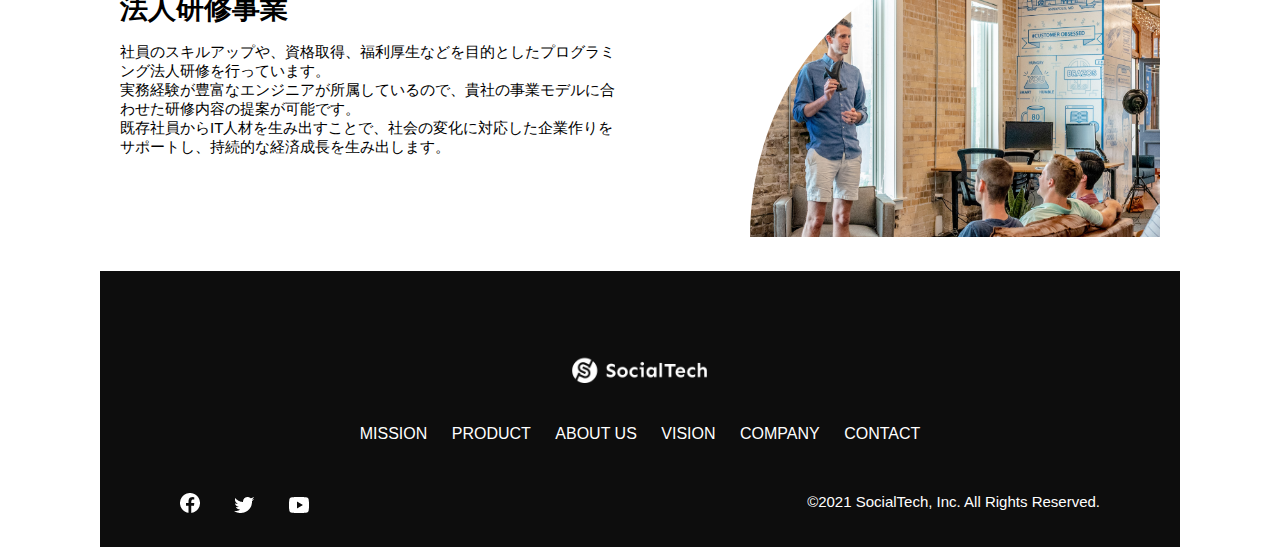
<file: kadai_tutorial_output/product.html>
<!DOCTYPE html>
<html>
  <head>
    <title>SocialTech -PRODUCT プロダクト-</title>
    <meta charset="utf-8">
    <meta name="description" content="SocialTechの4つのプロダクトを紹介します">
    <meta name="viewport" content="width=device-width, initial-scale=1.0">
    <link rel="stylesheet" href="style.css">
  </head>

  <body>
    <!-- ヘッダー -->
    <header>
      <!-- ロゴ -->
      <a href="index.html" id="logo">
        <img src="images/logo.png" alt="トップページに戻る">
      </a>

      <!-- PC用ナビゲーション -->
      <nav id="nav-pc">
        <ul>
          <li><a href="mission.html">MISSION</a></li>
          <li><a href="product.html">PRODUCT</a></li>
          <li><a href="index.html#aboutus">ABOUT US</a></li>
          <li><a href="index.html#vision">VISION</a></li>
          <li><a href="index.html#company">COMPANY</a></li>
          <li><a href="index.html#contact">CONTACT</a></li>
        </ul>
      </nav>

      <!-- スマホ用メニューボタン -->
      <button id="menu-sp" onclick="document.getElementById('nav-sp').style.display = 'block'">
        <img src="images/button-menu.png" alt="ナビゲーションを開く">
      </button>

      <!-- スマホ用ナビゲーション -->
      <div id="nav-sp">
        <button id="close" onclick="document.getElementById('nav-sp').style.display = 'none'">
          <img src="images/button-close.png" alt="ナビゲーションを閉じる">
        </button>

        <nav>
          <ul>
            <li>
              <a id="logo-sp" href="index.html" onclick="document.getElementById('nav-sp').style.display = 'none'"><img src="images/logo-sp.png" alt="トップページに戻る"></a>
            </li>
            <li><a class="menu" href="mission.html" onclick="document.getElementById('nav-sp').style.display = 'none'">MISSION</a></li>
            <li><a class="menu" href="product.html" onclick="document.getElementById('nav-sp').style.display = 'none'">PRODUCT</a></li>
            <li><a class="menu" href="index.html#aboutus" onclick="document.getElementById('nav-sp').style.display = 'none'">ABOUT US</a></li>
            <li><a class="menu" href="index.html#vision" onclick="document.getElementById('nav-sp').style.display = 'none'">VISION</a></li>
            <li><a class="menu" href="index.html#company" onclick="document.getElementById('nav-sp').style.display = 'none'">COMPANY</a></li>
            <li><a class="menu" href="index.html#contact" onclick="document.getElementById('nav-sp').style.display = 'none'">CONTACT</a></li>
          </ul>
        </nav>
        <div id="sns">
          <a href="https://www.facebook.com/sejuku2013">
            <img src="images/button-facebook.png" alt="Facebookのリンク">
          </a>
          <a href="https://twitter.com/samuraijuku">
            <img src="images/button-twitter.png" alt="Twitterのリンク">
          </a>
          <a href="https://www.youtube.com/channel/UCCFOQO5aDK0xXam4cUQXT8g">
            <img src="images/button-youtube.png" alt="YouTubeのリンク">
          </a>
        </div>
      </div>
    </header>

    <main>
      <article>
        <section id="product-main">
          <div class="product-main-inner">
            <div id="product-title">
              <h1>PRODUCT<br><span>プロダクト</span></h1>
              <p>TOP > PRODUCT</p>
            </div>
          </div>
        </section>
        
        <section class="product-section product-section-left">
          <div class="product-section-img">
            <img src="images/product/product-mantoman.png" alt="PCでコードを書く男性">
          </div>
          <div class="product-read">
            <h2 class="product-h2">MAN TO MAN</h2>
            <h3 class="product-h3">プログラミング教育</h3>
            <p>
              2013年より日本で唯一の専属講師によるマンツーマンのプログラミングレッスンを開始。AI/人工知能コース・エンジニア転職コース・ウェブデザインコースを開設し、ICT教育全般のマンツーマン指導で誰もが生産的で働きがいのある職に付けるサポートをしています。 私たちは、創業当初からプログラミングを教えるのみならず、人生を変える手助けがしたい。という想いを大切にしてきました。<br>ITに強くなりたい、エンジニアになりたい、アプリを作りたい。そんな方々の想いを一緒に叶えるスクールでありたい。と考えています。<br>小中高生や女性、障害者向けのプログラムも用意し、質の高いICT教育をみんなに届けることで、貧困や不平等が無くなる社会を目指します。
            </p>
          </div>
        </section>

        <section class="product-section product-section-right">
          <div class="product-read">
            <h2 class="product-h2">MEDIA</h2>
            <h3 class="product-h3">プログラミング学習メディア</h3>
            <p>2015年より「SocialTech Blog」としてオウンドメディアを設立し、2020年現在月間600万PVの日本最大級のプログラミング学習サイトへと成長しました。<br>新たにYouTubeチャンネルも開設し、無料で挫折せずにプログラミングを学べることを目指して、各チャネルで学習情報をやさしく発信。<br>独学でエンジニアを目指す人には無料で良質な記事や動画コンテンツを提供し、短期間でキャリアチェンジしたい人はマンツーマンレッスンを選択できるよう、各々の要望に合わせた学習機会を創出しています。</p>
          </div>
          <div class="product-section-img">
            <img src="images/product/product-media.png" alt="スマートフォンを操作する人">
          </div>
        </section>

        <section class="product-section product-section-left">
          <div class="product-section-img">
            <img src="images/product/product-career.png" alt="笑顔で話し合う2人の男性">
          </div>
          <div class="product-read">
            <h2 class="product-h2">CAREER</h2>
            <h3 class="product-h3">人材紹介事業</h3>
            <p>「誰もがエンジニアになれる」を叶えるため未経験からエンジニアへ転職するまでの全ての過程をサポートします。<br>エンジニア転職に特化した履歴書や職務経歴書の書き方、面接対策を行い、豊富な求人の中から最適なキャリア選択を支援。<br>転職希望者の目標に寄り添って強みやアピールポイントを整理し、転職活動を通して自身の成長を実感できるキャリア支援を行なっています。<br></p>
          </div>
        </section>

        <section class="product-section product-section-right">
          <div class="product-read">
            <h2 class="product-h2">B2B</h2>
            <h3 class="product-h3">法人研修事業</h3>
            <p>社員のスキルアップや、資格取得、福利厚生などを目的としたプログラミング法人研修を行っています。<br>実務経験が豊富なエンジニアが所属しているので、貴社の事業モデルに合わせた研修内容の提案が可能です。<br>既存社員からIT人材を生み出すことで、社会の変化に対応した企業作りをサポートし、持続的な経済成長を生み出します。</p>
          </div>
          <div class="product-section-img">
            <img src="images/product/product-b2b.png" alt="講演中の男性とそれを聴く人々">
          </div>
        </section>

      </article>
    </main>

    <footer>
      <div id="footer-logo">
        <img src="images/logo-sp.png" alt="SocialTech">
      </div>
      <div id="footer-link">
        <a href="mission.html">MISSION</a>
        <a href="product.html">PRODUCT</a>
        <a href="index.html#aboutus">ABOUT US</a>
        <a href="index.html#vision">VISION</a>
        <a href="index.html#company">COMPANY</a>
        <a href="index.html#contact">CONTACT</a>
      </div>
      <div id="sns-footer">
        <div class="sns-btns">
          <a href="https://www.facebook.com/sejuku2013"><img src="images/button-facebook.png" alt="Facebookのリンク"></a>
          <a href="https://twitter.com/samuraijuku"><img src="images/button-twitter.png" alt="Twitterのリンク"></a>
          <a href="https://www.youtube.com/channel/UCCFOQO5aDK0xXam4cUQXT8g"><img src="images/button-youtube.png" alt="YouTubeのリンク"></a>
        </div>
        <p id="copyright">&copy;2021 SocialTech, Inc. All Rights Reserved.</p>
      </div>
    </footer>
    
  </body>
</html>
</file>
<file: kadai_tutorial_output/style.css>
/* PC、スマホ共通スタイル */
* {
  box-sizing: border-box;
}

p {
  font-size: 15px;
}

body {
  max-width: 1080px;
  margin: 0 auto 0 auto;
  font-family: "Source Sans Pro", "Hiragino Kaku Gothic ProN", Meiryo, Arial, sans-serif;
}

/* ヘッダー */
header {
  display: flex;
  justify-content: space-between;
}

/* ナビゲーションのレイアウト */
#nav-pc {
  font-size: 14px;
}

#nav-pc ul {
  display: flex;
  padding-left: 0;
}

#nav-pc li {
  list-style: none;
}

/* ナビゲーションのリンクの装飾設定 */
#nav-pc a {
  text-decoration: none;
  margin-left: 20px;
  color: #0d0d0d;
}

#nav-pc a:hover {
  text-decoration: underline;
}

/* スマホ用ナビを非表示 */
#nav-sp,
#menu-sp {
  display: none;
}

/*　メインビジュアル */
#main-visual {
  position: relative;
  height: 400px;
}

#main-message {
  position: absolute;
  top: 0;
  left: 0;
  background-color: #2710d5;
  color: #ffffff;
  border-radius: 0 0 476px 0;
  max-width: 620px;
  height: 100%;
  width: 100%;
  z-index: 11;
}

#main-message > h1 {
  font-size: 60px;
  margin: 100px 0 0 50px;
}

#main-message > p {
  font-size: 28px;
  margin: 0 0 0 50px;
}

#main-visual > img {
  max-width: 620px;
  border-radius: 476px 0 0 0;
  position: absolute;
  top: 0;
  right: 0;
  z-index: 10;
}

/* 見出し */
h2 {
  margin: 40px 0 0 0;
}

h2::after {
  content: url("images/line.png");
  margin-left: 10px;
}

h3 {
  font-size: 27px;
}

/* ミッション */
#mission {
  margin: 80px auto 80px auto;
}

#mission-flex {
  display: flex;
}

#mission-flex > div {
  width: 50%;
  margin: 20px;
}

#mission-photo {
  width: 100%;
}

#s2dgs {
  margin-top: 50px;
  width: 100%;
}

/* プロダクト */
#product {
  background-color: #fafafa;
  margin: 80px 0 80px 0;
  padding: 10px 40px 0 40px;
}

/* 外枠 */
#product .product-flex {
  margin-top: 40px;
  display: flex;
}

/* 左のカラム */
#product-left {
  width: 50%;
  margin-right: 20px;
}

/* 右のカラム */
#product-right {
  width: 50%;
  margin-left: 20px;
  margin-top: 80px;
}

/* 写真＋説明の枠 */
#product-left > div {
  position: relative;
  height: 480px;
  margin-right: 20px;
}

#product-right > div {
  position: relative;
  height: 480px;
  margin-left: 20px;
}

/* 写真 */
.product-photo {
  width: 100%;
}

/* 説明文の枠 */
.product-explain {
  background-color: #ffffff;
  position: absolute;
  left: 0;
  bottom: 50px;
  margin: 0 40px 0 40px;
  padding: 20px;
  box-shadow: 5px 5px 10px rgba(0, 0, 0, 0.05);
}

/* 説明文の英語 */
.product-explain > span {
  color: #2710d5;
  font-weight: bold;
  font-size: 16px;
  margin: 0;
}

/* 説明文の見出し */
.product-explain > h3 {
  margin: 5px 0 5px 0;
}

/* 説明文 */
.product-explain > p {
  font-size: 14px;
  margin: 0;
}

/* もっと見るボタン */
#product-more {
  text-align: center;
}

#producu-more a {
  position: relative;
  bottom: -42px;
}

/* ABOUT US */
#aboutus {
  margin: 80px auto 80px auto;
}

/* 3つの組織文化と画像を入れる枠 */
#aboutus > div {
  display: flex;
}

/* 写真 */
.culture-img {
  width: 50%;
  align-self: flex-start;
}

.culture-img2 {
  margin-top: 50px;
  width: 100%;
}

/* 3つの組織文化の表 */
.culture-table {
  margin-right: 50px;
}

/* 番号 */
.culture-num {
  font-size: 80px;
  color: #2710d5;
  padding: 0 20px 0 0;
}

/* 見出し */
.culture-table th {
  text-align: left;
  font-size: 28px;
  font-weight: bold;
}

/* 組織文化英語 */
.culture-en {
  color: #2710d5;
  font-size: 24px;
}

/* 説明文 */
.culture-edescription {
  margin: 0;
}

/* ビジョン */
#vision {
  margin: 80px auto 80px auto;
}

/* セクション内の外枠 */
#vision > div {
  display: flex;
  justify-content: space-between;
  flex-wrap: wrap;
}

/* 7つの行動方針の枠 */
.vision-box {
  width: 300px;
  height: 300px;
  margin-bottom: 30px;
  position: relative;
}

.vision-box > img {
  width: 100%;
  position: relative;
  z-index: 30;
}

.vision-box > div {
  position: absolute;
  top: 0;
  left: 0;
  z-index: 31;
  margin-right: 20px;
}

.vision-box > div > h4 {
  color: #2710d5;
  font-size: 19px;
  margin: 80px 0 0 0;
}

.vision-box > div > h4::first-letter {
  font-size: 40px;
}

.vision-box > div > h5 {
  font-size: 20px;
  margin: 0 0 0 0;
}

.vision-box > div > p {
  margin: 10px 0 0 0;
}

/* 会社概要 */
#company {
  margin: 80px auto 80px auto;
}

#company-table {
  width: 100%;
}

.tableheader {
  text-align: left;
  padding: 20px;
  border-bottom-color: #2710d5;
  border-bottom-width: 1px;
  border-bottom-style: solid;
  width: 100px;
}

.tableheader-first {
  border-top-color: #2710d5;
  border-top-width: 1px;
  border-top-style: solid;
}

.cell {
  padding: 30px;
  border-bottom-color: #ececec;
  border-bottom-width: 1px;
  border-bottom-style: solid;
}

.cell-first {
  border-top-color: #ececec;
  border-top-width: 1px;
  border-top-style: solid;
}

#company > iframe {
  width: 100%;
  height: 368px;
  margin-top: 40px;
}

/* お問い合わせ */
#contact {
  margin: 80px auto 80px auto;
}

/* 外枠 */
#contact > form > div {
  display: flex;
  flex-direction: row;
  flex-wrap: wrap;
  padding-bottom: 30px;
}

/* 左列の見出し */
.contact-heading {
  width: 240px;
  align-self: center;
}

/* 見出しのラベル */
.contact-label {
  font-weight: bold;
}

/* 必須 */
.contact-span {
  color: #ce2222;
  margin: 0 0 0 20px;
  font-weight: bold;
}

/* テキストボックス */
.contact-textbox {
  border-top: 0px;
  border-left: 0px;
  border-right: 0px;
  border-bottom-width: 1px;
  border-bottom-color: #707070;
  border-style: solid;
  background-color: #fafafa;
  height: 56px;
  width: 400px;
}

/* お問い合わせ内容のテキストエリア */
.contact-textarea {
  border-top: 0px;
  border-left: 0px;
  border-right: 0px;
  border-bottom-width: 1px;
  border-bottom-color: #707070;
  background-color: #fafafa;
  width: 400px;
  height: 200px;
}

/* 個人情報の取り扱い */
#contact dt {
  font-weight: bold;
}

#contact dd {
  margin: 0 0 16px 0;
}

#contact dd p {
  margin: 0;
}

#contact dd ul {
  padding-left: 0;
}

#contact dd li {
  margin-bottom: 0;
  list-style: none;
}

/* フッター */
footer {
  background-color: #0d0d0d;
  text-align: center;
  padding: 80px 80px 30px 80px;
}

#footer-logo {
  margin-bottom: 30px;
}

#footer-link {
  margin-bottom: 50px;
}

#footer-link > a {
  text-decoration: none;
  margin: 10px;
  color: #ffffff;
}

#footer-link > a:hover {
  text-decoration: underline;
}

#sns-footer {
  display: flex;
  justify-content: space-between;
  text-align: left;
}

#sns-footer a {
  margin-right: 30px;
}

#copyright {
  color: #ffffff;
  margin: 0;
}

/* mission.html用スタイル */
/* ミッションのメインビジュアル */
.mission-main-inner {
  background-image: url("images/mission/mission-main.png");
  background-repeat: no-repeat;
  background-position-y: center;
}

#mission-title {
  background-color: #2710d5;
  width: 368px;
  color: #ffffff;
  height: 496px;
  border-radius: 0 248px 248px 0;
  position: relative;
}

#mission-title h1 {
  position: absolute;
  top: 0;
  left: 100px;
  font-size: 80px;
  line-height: 1;
}

#mission-title h1 span {
  font-size: 26px;
}

#mission-title > P {
  position: absolute;
  top: 350px;
  left: 100px;
  font-size: 16px;
}

/* ミッションページ　S2DGSの設定 */
#mission-s2dgs {
  padding: 20px;
}

.mission-h2 {
  color: #2710d5;
  font-size: 40px;
}

.mission-h2::after {
  content: none;
}

 /* ミッションページ　5つのゴールの設定 */
 #mission-five-goals {
  padding: 20px;
  display: flex;
}

#mission-five-goals .five-goals-image {
  width: 30%;
  padding: 20px;
}

#mission-five-goals .five-goals-image img {
  width: 100%;
}

#mission-five-goals .five-goals-read {
  width: 70%;
  padding: 20px;
}

#mission-five-goals .five-goals-read > div {
  margin-bottom: 40px;
}

.fivegoals-image-right {
  float: right;
  margin: 20px;
}

.fivegoals-image-left {
  float: left;
  margin: 20px;
}

.fivegoals-number {
  color: #2710d5;
  font-size: 48px;
  font-weight: bold;
  margin: 0;
}

.fivegoals-h3 {
  font-size: 28px;
  margin: 0;
}

.fivegoals-p {
  margin: 0;
}

/* プロダクトページ */
.product-main-inner {
  background-image: url("images/product/product-main.png");
  background-repeat: no-repeat;
  background-position-y: center;
}

#product-title {
  background-color: #2710d5;
  width: 368px;
  color: #ffffff;
  height: 496px;
  border-radius: 0 248px 248px 0;
  position: relative;
}

#product-title h1 {
  position: absolute;
  top: 0;
  left: 100px;
  font-size: 80px;
  line-height: 1;
}

#product-title h1 span {
  font-size: 26px;
}

#product-title > p {
  position: absolute;
  top: 350px;
  left: 100px;
  font-size: 16px;
}

/* セクション */
.product-section {
  display: flex;
  padding: 20px 20px 0;
}

.product-section .product-section-img {
  width: 450px;
}

/* 左が画像のセクション*/
.product-section-left .product-section-img img {
  width: 100%;
  padding: 0 40px 30px 0;
  border-radius: 0 432px 0 0;
}

.product-section-left .product-read {
  width: 50%;
  flex-grow: 1;
}

.product-section-left .product-read p {
  margin-bottom: 0;
}

/* 右が画像のセクション*/
.product-section-right {
  justify-content: space-between;
}

.product-section-right .product-section-img img {
  width: 100%;
  padding: 0 0 30px 40px;
  border-radius: 432px 0 0 0;
}

.product-section-right .product-read {
  width: 500px;
}

.product-h2 {
  color: #2710d5;
  font-size: 24px;
  margin: 0;
}

.product-h3 {
  font-size: 28px;
  margin: 0;
}

/*====================
  スマートフォン用スタイル
=====================*/
@media screen and (max-width: 767px) {
  /* PC用ナビゲーション非表示 */
  #nav-pc {
    display: none;
  }

  /* ハンバーガーメニュー */
  #menu-sp {
    display: block;
    background-color: transparent;
    float: right;
    padding: 0;
    border: none;
  }

  /* スマホ用ナビゲーションの非表示切替 */
  /* 初期状態、レイアウトと非表示設定 */
  #nav-sp {
    background-color: #2710d5;
    position: fixed;
    left: 0;
    top: 0;
    height: 100%;
    width: 100%;
    display: none;
    z-index: 100;
  }

  /* xボタン */
  #close {
    position: absolute;
    top: 20px;
    right: 20px;
    background-color: transparent;
    border: none;
  }

  #nav-sp nav ul {
    padding-left: 0;
  }

  #nav-sp nav li {
    list-style: none;
  }

  /* ナビゲーションメニュー用ロゴ */
  #logo-sp {
    margin: 80px 0 30px 20px;
  }
  
  /* ナビゲーションのリンクの装飾設定 */
  #nav-sp nav a {
    display: block;
    color: #ffffff;
  }

  #nav-sp nav a:hover {
    text-decoration: underline;
  }

  #nav-sp .menu {
    text-decoration: noen;
    margin: 0 20px 0 20px;
    height: 44px;
    font-size: 16px;
    background-image: url("images/arrow.png");
    background-repeat: no-repeat;
    background-position: right top;
  }

  #sns {
    position: absolute;
    bottom: 20px;
    left: 20px;
  }

  #sns > a {
    margin-right: 30px;
  }

  /* メインビジュアル */
  #main-visual {
    position: relative;
    height: 470px;
  }

  #main-visual > div {
    text-align: center;
    height: 280px;
  }

  #main-visual h1 {
    font-size: 28px;
    margin: 90px 0 0 0;
  }

  #main-visual > div > p {
    margin: 0;
    font-size: 15px;
  }

  #main-visual > img {
    width: 100%;
    border-radius: 476px 0 0 0;
    top: auto;
    bottom: 0;
  }

  /* 見出し */
  h2 {
    margin: 15px 0 15px 0;
  }

  h3 {
    font-size: 24px;
    margin: 10px 0 0 0;
  }

  /* ミッション */
  #mission {
    margin: 20px 0 20px 0;
    padding: 0 20px 0 20px;
  }

  #mission-flex {
    flex-direction: column;
  }

  #mission-flex > div {
    width: 100%;
    margin: 0;
  }

  /* プロダクト */
  #product {
    margin: 0;
    padding: 10px 20px 0 20px;
  }

  /* 外枠 */
  #product .product-flex {
    flex-direction: column;
    margin-top: 0;
  }

  /* 左右のカラム　スマホでは縦並び */
  #product-left,
  #product-right {
    width: 100%;
    margin: 0;
  }

  /* 写真＋説明の枠 */
  #product-left > div,
  #product-right > div {
    height: auto;
    margin: 0;
  }

  /* 説明文の枠 */
  .product-explain {
    position: relative;
    margin: 0;
  }

  .product-explain > h3 {
    margin: 10px 0 10px 0;
    font-size: 24px;
  }

  /* もっと見るボタン */
  #product-more {
    text-align: left;
  }

  /* ABOUT　US　*/
  #aboutus {
    margin: 80px 20px 80px 20px;
  }

  #aboutus > div {
    flex-direction: column;
  }

  .culture-table th {
    font-size: 16px;
  }

  .culture-table {
    margin-right: 0;
    padding-right: 20px;
    order: 2;
  }

  .culture-img {
    width: 100%;
    order: 1;
  }

  .culture-img2 {
    margin-top: 0;
  }

  .culture-num {
    padding: 0;
  }

  .culture-description {
    margin: 0;
  }

  /* ビジョン */
  #vision {
    margin: 80px 20px 80px 20px;
  }

  .vision-box > img {
    position: absolute;
    top: 0;
    left: 0;
  }

  .vision-box > div > h4 {
    margin: 60px 0 0 0;
  }

  /* 会社概要 */
  #company {
    margin: 0 20px 0 20px;
  }

  #company > h3 {
    margin-bottom: 20px;
  }

  .tableheader {
    width: 50px;
  }

  .cell {
    padding: 20px;
  }

  #company > iframe {
    height: 240px;
  }

  /* お問い合わせ */
  #contact {
    margin: 80px 20px 80px 20px;
  }

  #contact > h3 {
    margin-bottom: 20px;
  }

  #contact > form > div {
    flex-direction: column;
    margin-bottom: 20px;
  }

  .contact-heading {
    align-self: auto;
    margin-bottom: 20px;
  }

  .contact-textbox {
    min-width: 300px;
    width: 100%;
  }

  .contact-textarea {
    height: 150px;
    width: 100%;
  }

  .radiobutton {
    margin-bottom: 20px;
  }

  /* フッター */
  footer {
    padding: 30px 20px 50px 20px;
    text-align: left;
  }

  #footer-link > a {
    margin: 0 20px 30px 0;
    display: block;
    background-image: url("images/arrow.png");
    background-repeat: no-repeat;
    background-position: right top;
  }

  #footer-link > a:hover {
    text-decoration: underline;
  }

  #sns-footer {
    flex-direction: column;
    justify-content: flex-start;
  }

  #copyright {
    font-size: 12px;
    margin-top: 30px;
  }

  /* mission.html用スタイル */
   /* ミッションのメインビジュアル */
   #mission-main {
    height: 256px;
    margin-top: 4%;
    position: relative;
   }

   .mission-main-inner {
    height: 80%;
    background-size: cover;
   }

   #mission-title {
    width: 136px;
    height: 256px;
    position: absolute;
    top: -10%;
   }

   #mission-title h1 {
    left: 20px;
    font-size: 40px;
   }

   #mission-title h1 span {
    font-size: 18px;
   }

   #mission-title > p {
    top: 180px;
    left: 20px;
    font-size: 13px;
   }

   /* ミッションページ　S2DGSの設定 */
   .mission-h2 {
    font-size: 38px;
    margin: 0px;
   }

   .mission-h2::after {
    content: none;
   }

   #mission-s2dgs > img {
    width: 100%;
   }

   /* ミッションページ　5つのゴールの設定 */
   #mission-five-goals {
    flex-direction: column;
   }

   #mission-five-goals > div {
    padding: 0;
   }

   #mission-five-goals .five-goals-image,
   #mission-five-goals .five-goals-read {
    width: 100%;
    padding: 0;
   }

   #mission-five-goals .five-goals-read > div {
    display: flex;
    flex-direction: column;
   }

   .fivegoals-image-right,
   .fivegoals-image-left {
    align-self: center;
   }

   /* プロダクトページ */
   #product-main {
    height: 256px;
    margin-top: 4%;
    position: relative;
   }

   .product-main-inner {
    height: 80%;
    background-size: cover;
   }

   #product-title {
    width: 136px;
    height: 256px;
    position: absolute;
    top: -10%;
   }

   #product-title h1 {
    left: 20px;
    font-size: 40px;
   }

   #product-title h1 span {
    font-size: 18px;
   }

   #product-title > p {
    top: 180px;
    left: 20px;
    font-size: 13px;
   }

   /* セクション */
   .product-section {
    flex-direction: column;
   }

   .product-section .product-section-img {
    width: 100%;
   }

   .product-section .product-section-img img {
    width: 100%;
    padding: 0;
   }

   /* 右が画像のセクション */
   .produxt-section-left .product-section-img img {
    border-radius: 0 300px 0 0;
   }

   .product-section-left .product-read {
    width: 100%;
    flex-grow: 1;
   }

   /* 右が画像のセクション */
   .product-section-right .product-section-img img {
    order: 1;
    border-radius: 300px 0 0 0;
   }

   .product-section-right .product-read {
    order: 2;
    width: 100%;
   }

   
  }
</file>
<file: kadai_018/style.css>
#top {
  width: 800px;
  background-color: #dcc9f4;
  margin: 20px auto;
  text-align: center;
}
.top-child {
  width: 20%;
  background-color: #ffd9df;
  display: inline-block;
}
#middle {
  width: 800px;
  height: 800px;
  background-color: #ffd9df;
  margin: 20px auto;
  position: relative;
}
#middle-child01, #middle-child02, #middle-child03 {
  width: 200px;
  height: 200px;
  background-color: #87ceeb;
}
#middle-child01 {
  position: absolute;
  top: 100px;
  left: 100px;
}
#middle-child02 {
  position: absolute;
  top: 300px;
  left: 300px;
}
#middle-child03 {
  position: absolute;
  top: 500px;
  left: 500px;
}
#bottom {
  width: 800px;
  height: 300px;
  background-color: #87ceeb;
  margin: 0 auto;
}
#bottom-child01, #bottom-child02, #bottom-child03 {
  width: 400px;
  height: 100px;
  background-color: #e5dcf0;
}
#bottom-child02 {
  position: relative;
  left: 200px;
}
#bottom-child03 {
  position: relative;
  left: 400px;
}
</file>
<file: kadai_022/style.css>
h1 {
  margin: 0px;
  color: rgb(255, 255, 255);
}
p {
  margin: 0px;
  font-size: 20px;
}
body {
  margin: 0px
}
a {
  font-size: 20px;
  color: rgb(255, 255, 255);
}
headre {
  margin-bottom: 20px;
  background-color: rgb(244, 79, 79);
  text-align: center;
}
main {
  padding: 110px;
}
#parent {
  display: flex;
  justify-content: space-around;
}
.contents {
  border: solid 3px rgb(238, 204, 204);
  flex-basis: 25%;
  padding: 10px 15px 10px 15px;
  margin: 20px 0px 20px 0px;
  text-align: center;
}
h2 {
  font-size: 25px;
  border-bottom: dotted 3px rgb(236, 122, 122);
}
h2::before {
  content: "●";
  color: rgb(239, 111, 139);
}
div p:nth-of-type(2)::first-letter {
  font-weight: bold;
  color: rgb(97, 206, 249);
}
img {
  margin: 10px 0px 10px 0px;
  width: 70%;
}
footer {
  background-color: rgb(244, 79, 79);
  text-align: center;
}
a:visited {
  color: rgb(193, 234, 251);
}
a:hover {
  color: rgb(245, 178, 168);
}
@media screen and (max-width: 768px) {
  h2 {
    font-size: 30px;
  }
  p {
    font-size: 25px;
  }
  #parent {
    display: block;
  }
}
</file>
